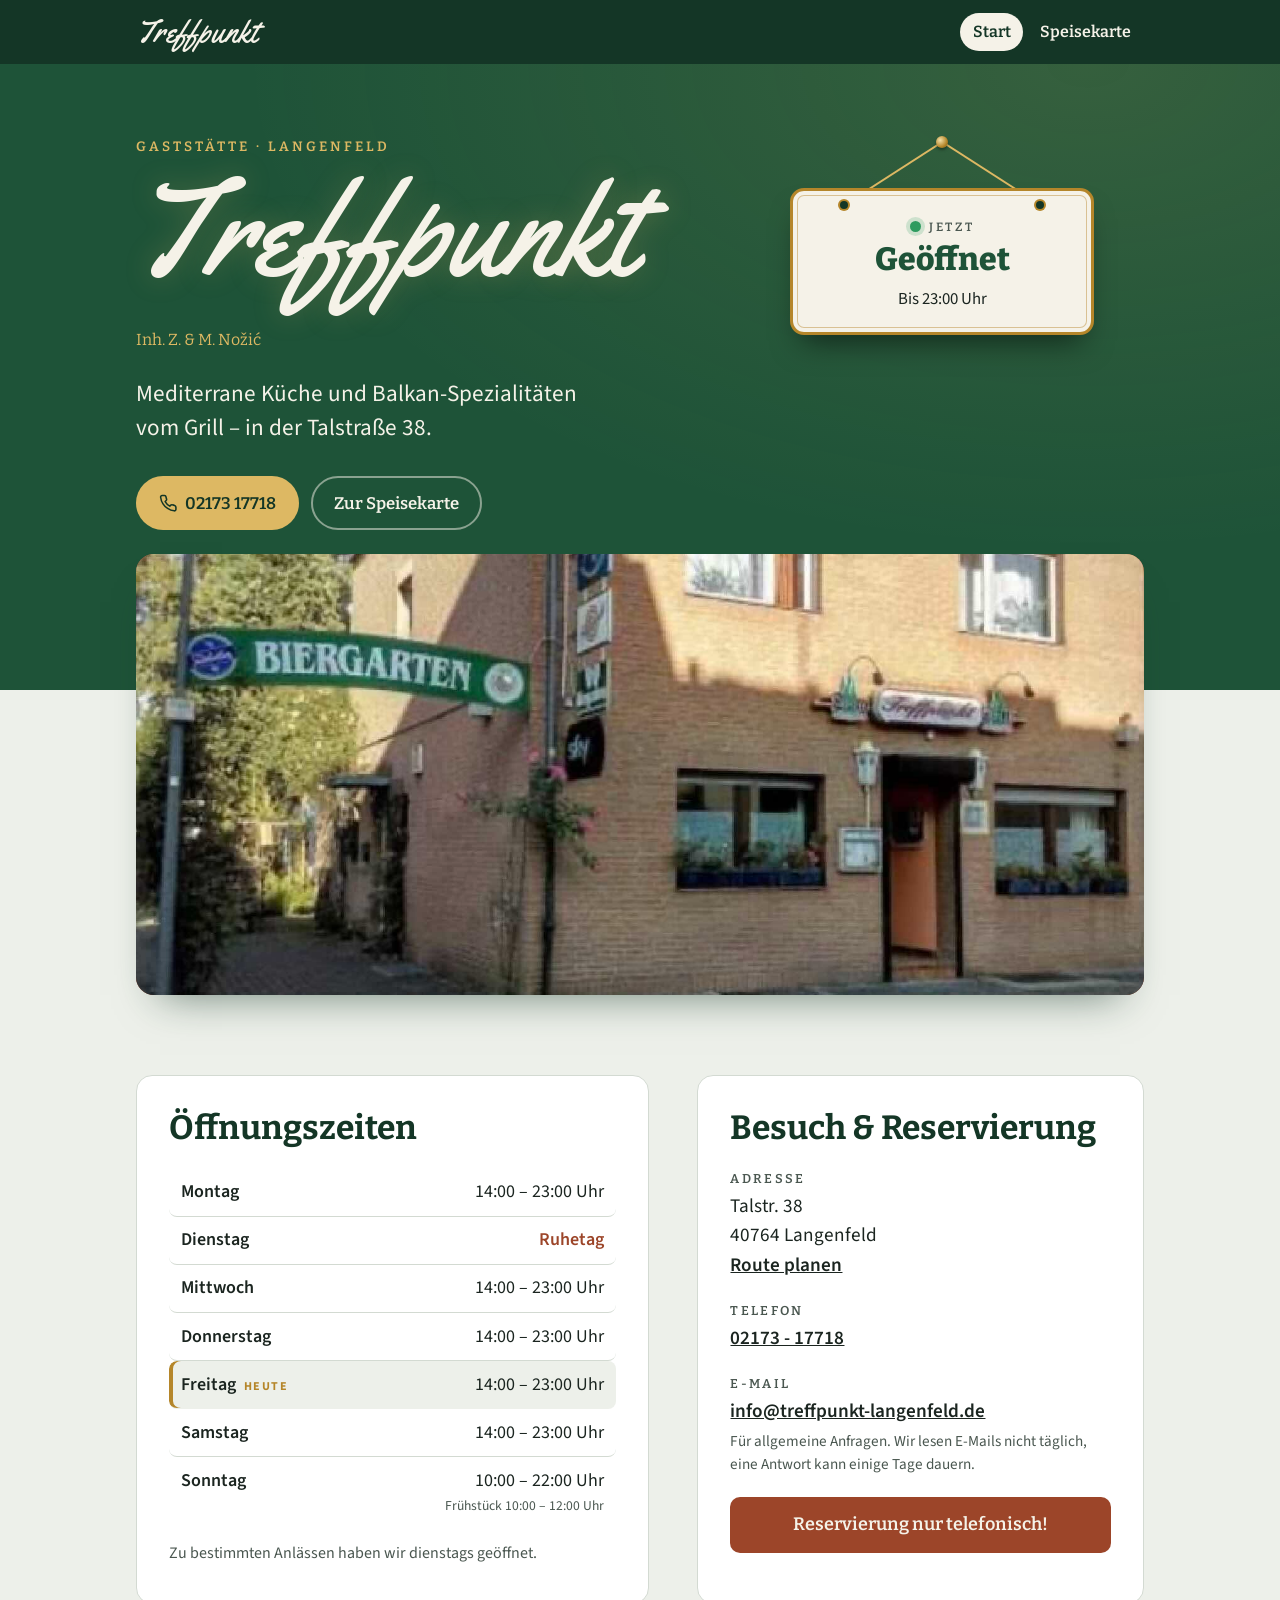
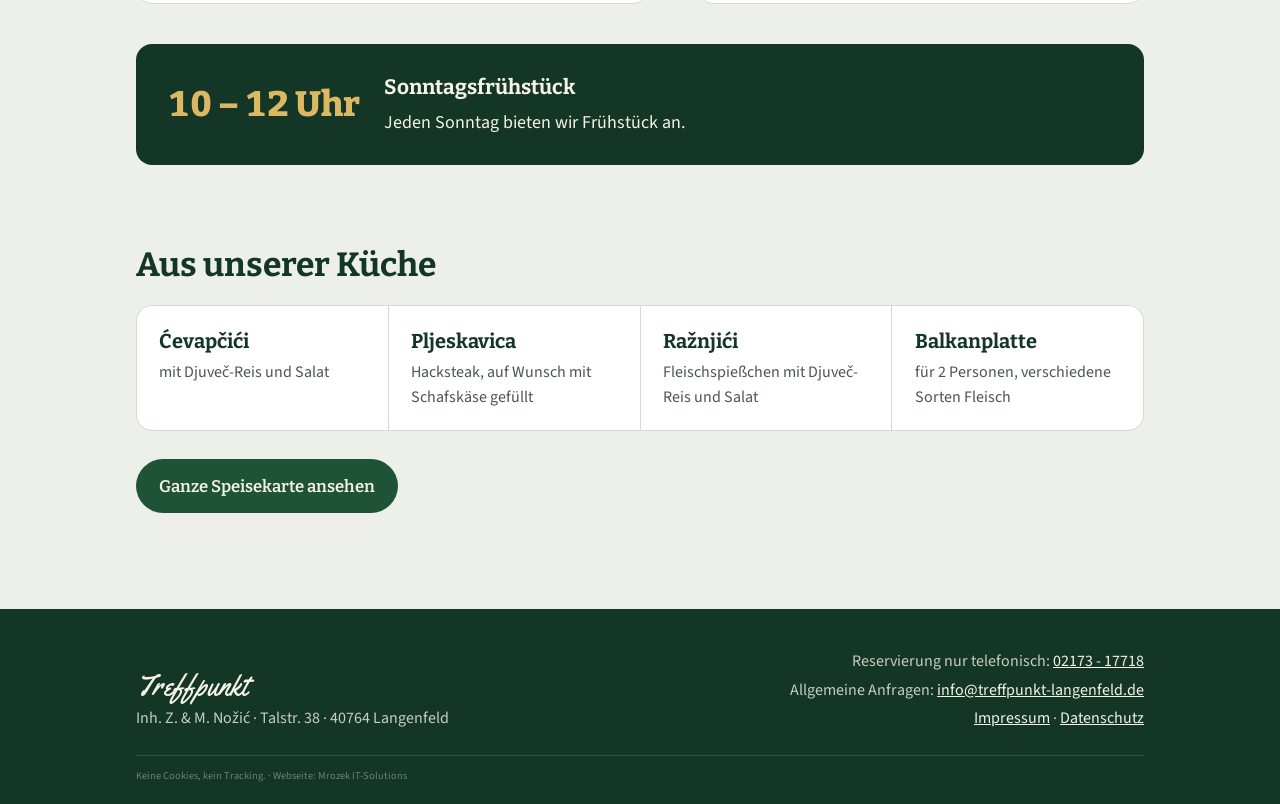
<file: index.html>
<!DOCTYPE html>
<html lang="de">
<head>
    <meta charset="UTF-8">
    <meta name="viewport" content="width=device-width, initial-scale=1.0">
    <title>Gaststätte Treffpunkt – Langenfeld</title>
    <meta name="description" content="Gaststätte Treffpunkt in Langenfeld: mediterrane Küche und Balkan-Spezialitäten vom Grill. Talstr. 38, Tel. 02173 17718. Dienstag Ruhetag.">
    <meta name="theme-color" content="#143626">
    <link rel="preload" href="fonts/yellowtail-latin.woff2" as="font" type="font/woff2" crossorigin>
    <link rel="stylesheet" href="styles.css">
</head>
<body>
    <header class="topbar">
        <div class="wrap">
            <a class="wordmark-small" href="index.html">Treffpunkt</a>
            <nav class="mainnav" aria-label="Hauptnavigation">
                <a href="index.html" aria-current="page">Start</a>
                <a href="speisekarte.html">Speisekarte</a>
            </nav>
        </div>
    </header>

    <main>
        <section class="hero">
            <div class="wrap">
                <div>
                    <p class="eyebrow">Gaststätte · Langenfeld</p>
                    <h1 class="wordmark">Treffpunkt</h1>
                    <p class="owners">Inh. Z. &amp; M. Nožić</p>
                    <p class="lead">Mediterrane Küche und Balkan-Spezialitäten vom Grill – in der Talstraße 38.</p>
                    <div class="actions">
                        <a class="btn btn-primary" href="tel:+49217317718">
                            <svg viewBox="0 0 24 24" fill="none" stroke="currentColor" stroke-width="2" stroke-linecap="round" stroke-linejoin="round" aria-hidden="true"><path d="M22 16.9v3a2 2 0 0 1-2.2 2 19.8 19.8 0 0 1-8.6-3.1 19.5 19.5 0 0 1-6-6A19.8 19.8 0 0 1 2.1 4.2 2 2 0 0 1 4.1 2h3a2 2 0 0 1 2 1.7c.1.9.4 1.8.7 2.7a2 2 0 0 1-.5 2.1L8 9.8a16 16 0 0 0 6 6l1.3-1.3a2 2 0 0 1 2.1-.4c.9.3 1.8.6 2.7.7a2 2 0 0 1 1.7 2z"/></svg>
                            02173 17718
                        </a>
                        <a class="btn btn-ghost" href="speisekarte.html">Zur Speisekarte</a>
                    </div>
                </div>

                <div class="doorsign" id="doorsign" aria-live="polite">
                    <svg class="doorsign-cord" viewBox="0 0 100 60" preserveAspectRatio="none" aria-hidden="true">
                        <line x1="50" y1="0" x2="2" y2="60" vector-effect="non-scaling-stroke"/>
                        <line x1="50" y1="0" x2="98" y2="60" vector-effect="non-scaling-stroke"/>
                    </svg>
                    <div class="doorsign-board">
                        <p class="doorsign-label" id="doorsign-label">Öffnungszeiten</p>
                        <p class="doorsign-status" id="doorsign-status">Willkommen</p>
                        <p class="doorsign-detail" id="doorsign-detail">Täglich außer dienstags geöffnet</p>
                    </div>
                </div>
            </div>
        </section>

        <div class="photo">
            <div class="wrap">
                <figure>
                    <img src="bilder/kneipe_aussen.jpg" width="1608" height="894" alt="Die Gaststätte Treffpunkt von außen: Klinkerfassade mit Leuchtschild über der Tür, links das grüne Biergarten-Banner">
                </figure>
            </div>
        </div>

        <section class="section">
            <div class="wrap grid-2">
                <div class="card">
                    <h2 class="section-title">Öffnungszeiten</h2>
                    <ul class="hours" id="hours">
                        <li data-day="1"><span class="day">Montag</span><span class="time">14:00 – 23:00 Uhr</span></li>
                        <li data-day="2" class="rest"><span class="day">Dienstag</span><span class="time">Ruhetag</span></li>
                        <li data-day="3"><span class="day">Mittwoch</span><span class="time">14:00 – 23:00 Uhr</span></li>
                        <li data-day="4"><span class="day">Donnerstag</span><span class="time">14:00 – 23:00 Uhr</span></li>
                        <li data-day="5"><span class="day">Freitag</span><span class="time">14:00 – 23:00 Uhr</span></li>
                        <li data-day="6"><span class="day">Samstag</span><span class="time">14:00 – 23:00 Uhr</span></li>
                        <li data-day="0"><span class="day">Sonntag</span><span class="time">10:00 – 22:00 Uhr<small>Frühstück 10:00 – 12:00 Uhr</small></span></li>
                    </ul>
                    <p class="note">Zu bestimmten Anlässen haben wir dienstags geöffnet.</p>
                </div>

                <div class="card visit">
                    <h2 class="section-title">Besuch &amp; Reservierung</h2>
                    <dl>
                        <dt>Adresse</dt>
                        <dd>Talstr. 38<br>40764 Langenfeld<br><a href="https://www.google.com/maps/search/?api=1&amp;query=Gastst%C3%A4tte+Treffpunkt+Talstr.+38+40764+Langenfeld" target="_blank" rel="noopener noreferrer">Route planen</a></dd>
                        <dt>Telefon</dt>
                        <dd><a href="tel:+49217317718">02173 - 17718</a></dd>
                        <dt>E-Mail</dt>
                        <dd><a href="mailto:info@treffpunkt-langenfeld.de">info@treffpunkt-langenfeld.de</a><span class="dd-note">Für allgemeine Anfragen. Wir lesen E-Mails nicht täglich, eine Antwort kann einige Tage dauern.</span></dd>
                    </dl>
                    <p class="reserve">Reservierung nur telefonisch!</p>
                </div>
            </div>

            <div class="wrap">
                <div class="breakfast">
                    <p class="breakfast-time">10 – 12 Uhr</p>
                    <h3>Sonntagsfrühstück</h3>
                    <p>Jeden Sonntag bieten wir Frühstück an.</p>
                </div>
            </div>
        </section>

        <section class="section">
            <div class="wrap">
                <h2 class="section-title">Aus unserer Küche</h2>
                <ul class="dishes">
                    <li><h3>Ćevapčići</h3><p>mit Djuveč-Reis und Salat</p></li>
                    <li><h3>Pljeskavica</h3><p>Hacksteak, auf Wunsch mit Schafskäse gefüllt</p></li>
                    <li><h3>Ražnjići</h3><p>Fleischspießchen mit Djuveč-Reis und Salat</p></li>
                    <li><h3>Balkanplatte</h3><p>für 2 Personen, verschiedene Sorten Fleisch</p></li>
                </ul>
                <a class="btn btn-dark" href="speisekarte.html">Ganze Speisekarte ansehen</a>
            </div>
        </section>
    </main>

    <footer class="site-footer">
        <div class="wrap">
            <div>
                <a class="wordmark-small" href="index.html">Treffpunkt</a>
                <p>Inh. Z. &amp; M. Nožić · Talstr. 38 · 40764 Langenfeld</p>
            </div>
            <div class="footer-links">
                <p>Reservierung nur telefonisch: <a href="tel:+49217317718">02173 - 17718</a></p>
                <p>Allgemeine Anfragen: <a href="mailto:info@treffpunkt-langenfeld.de">info@treffpunkt-langenfeld.de</a></p>
                <p><a href="impressum.html">Impressum</a> · <a href="datenschutz.html">Datenschutz</a></p>
            </div>
            <p class="credit">Keine Cookies, kein Tracking. · Webseite: <a href="https://mrozek-it-solutions.com" target="_blank" rel="noopener noreferrer">Mrozek IT-Solutions</a></p>
        </div>
    </footer>

    <script src="oeffnungszeiten.js"></script>
</body>
</html>
</file>
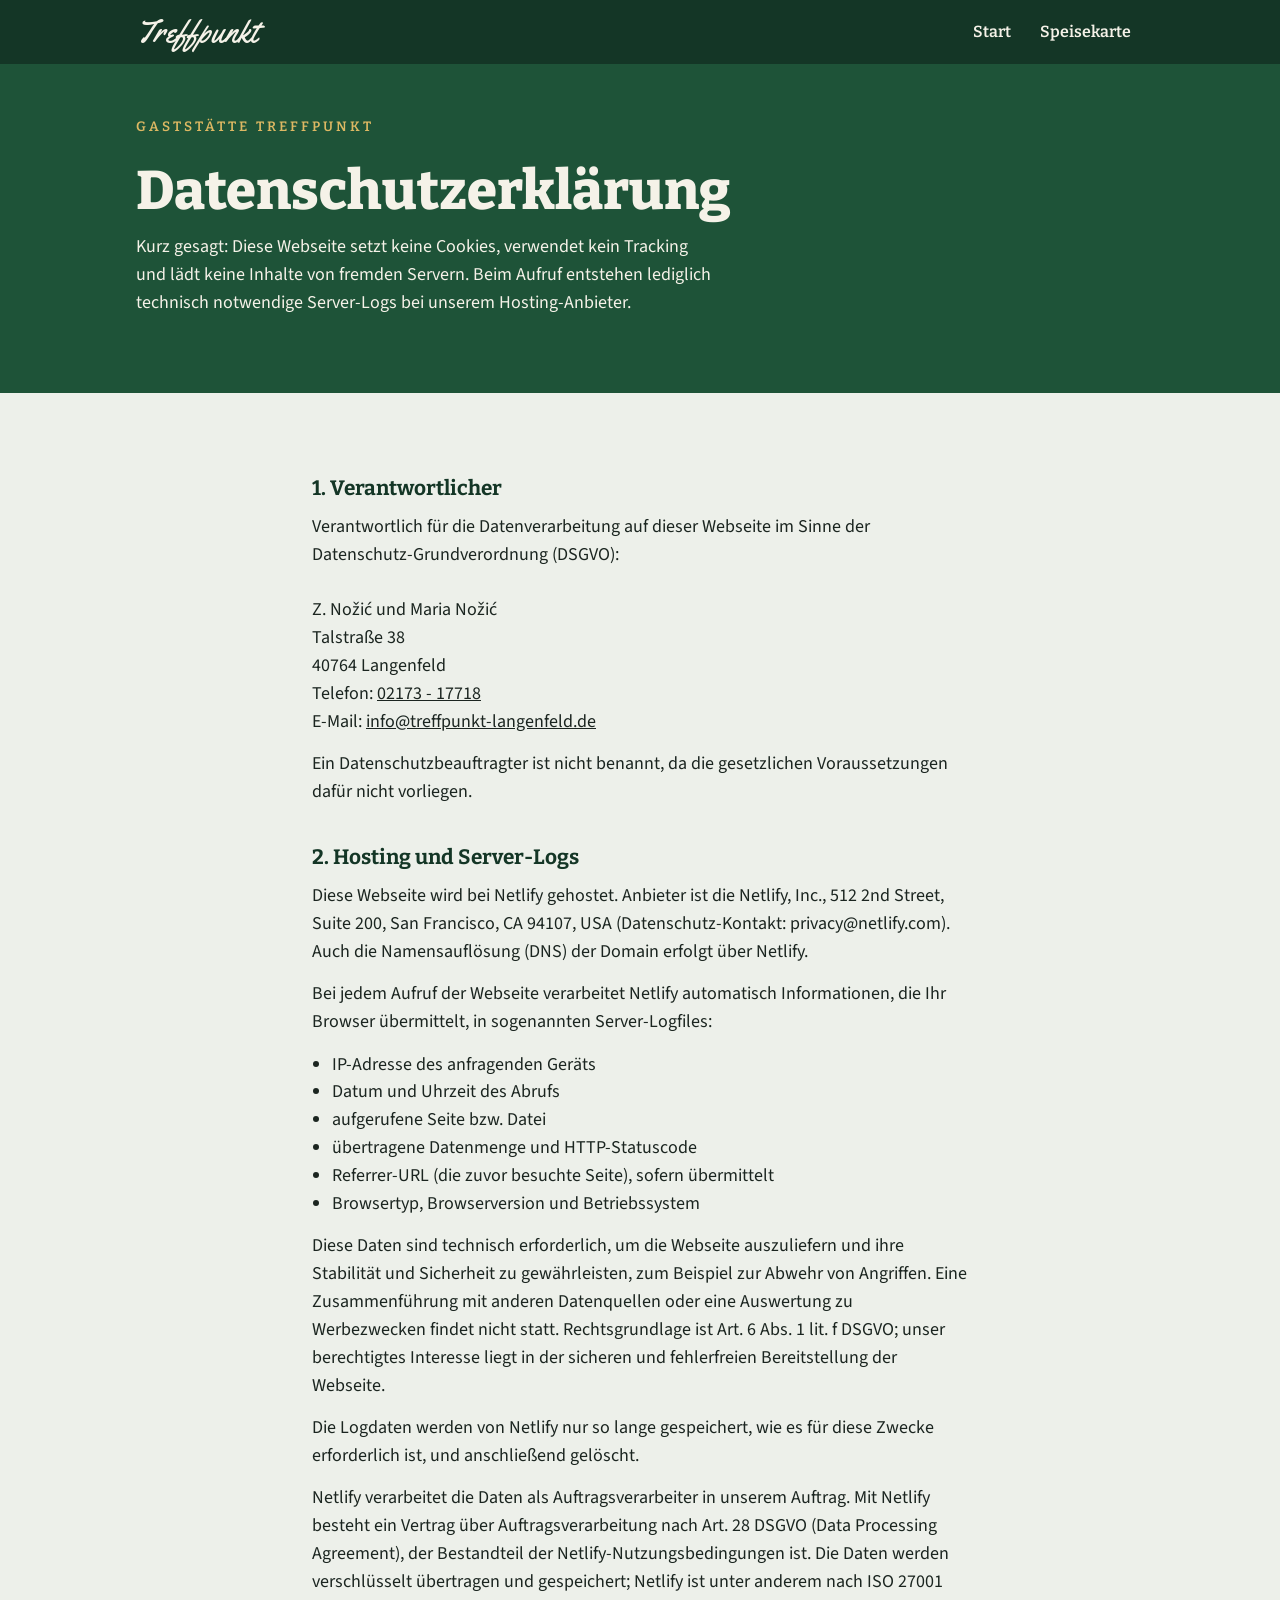
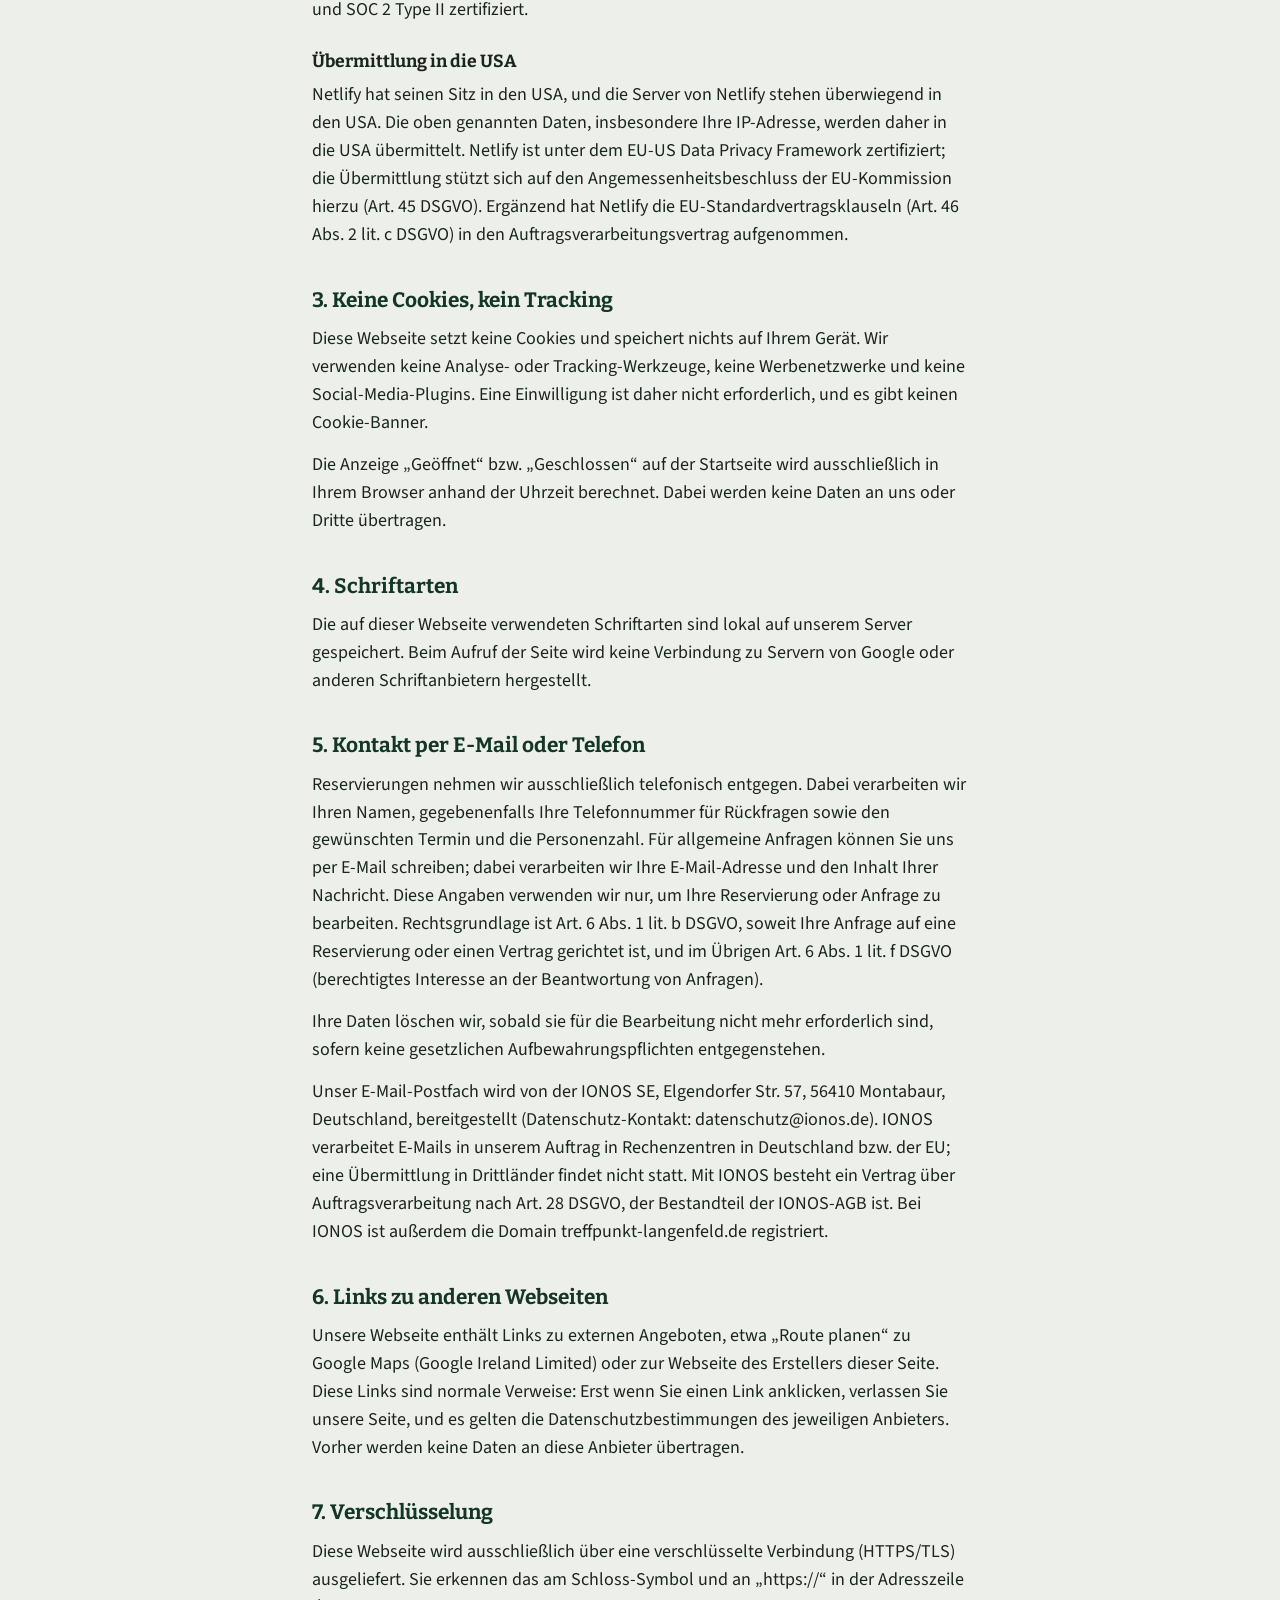
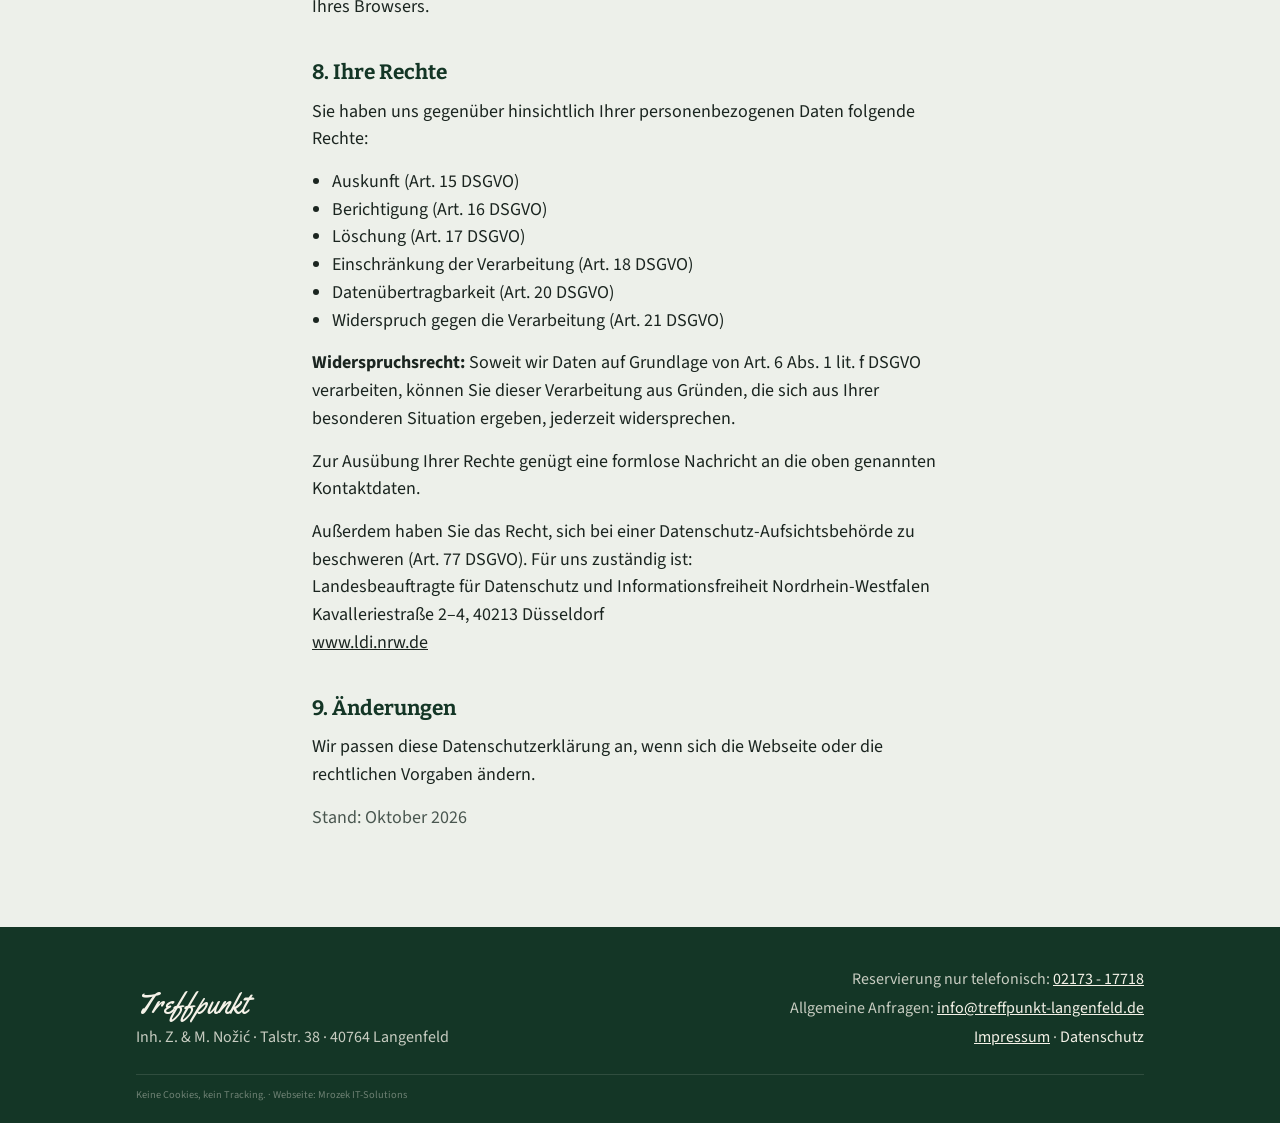
<file: datenschutz.html>
<!DOCTYPE html>
<html lang="de">
<head>
    <meta charset="UTF-8">
    <meta name="viewport" content="width=device-width, initial-scale=1.0">
    <title>Datenschutzerklärung – Gaststätte Treffpunkt</title>
    <meta name="robots" content="noindex, follow">
    <meta name="theme-color" content="#143626">
    <link rel="stylesheet" href="styles.css">
</head>
<body>
    <header class="topbar">
        <div class="wrap">
            <a class="wordmark-small" href="index.html">Treffpunkt</a>
            <nav class="mainnav" aria-label="Hauptnavigation">
                <a href="index.html">Start</a>
                <a href="speisekarte.html">Speisekarte</a>
            </nav>
        </div>
    </header>

    <main>
        <section class="page-head">
            <div class="wrap">
                <p class="eyebrow">Gaststätte Treffpunkt</p>
                <h1>Datenschutzerklärung</h1>
                <p>Kurz gesagt: Diese Webseite setzt keine Cookies, verwendet kein Tracking und lädt keine Inhalte von fremden Servern. Beim Aufruf entstehen lediglich technisch notwendige Server-Logs bei unserem Hosting-Anbieter.</p>
            </div>
        </section>

        <section class="section">
            <div class="wrap legal">
                <h2>1. Verantwortlicher</h2>
                <p>
                    Verantwortlich für die Datenverarbeitung auf dieser Webseite im Sinne der Datenschutz-Grundverordnung (DSGVO):<br><br>
                    Z. Nožić und Maria Nožić<br>
                    Talstraße 38<br>
                    40764 Langenfeld<br>
                    Telefon: <a href="tel:+49217317718">02173 - 17718</a><br>
                    E-Mail: <a href="mailto:info@treffpunkt-langenfeld.de">info@treffpunkt-langenfeld.de</a>
                </p>
                <p>Ein Datenschutzbeauftragter ist nicht benannt, da die gesetzlichen Voraussetzungen dafür nicht vorliegen.</p>

                <h2>2. Hosting und Server-Logs</h2>
                <p>Diese Webseite wird bei Netlify gehostet. Anbieter ist die Netlify, Inc., 512 2nd Street, Suite 200, San Francisco, CA 94107, USA (Datenschutz-Kontakt: privacy@netlify.com). Auch die Namensauflösung (DNS) der Domain erfolgt über Netlify.</p>
                <p>Bei jedem Aufruf der Webseite verarbeitet Netlify automatisch Informationen, die Ihr Browser übermittelt, in sogenannten Server-Logfiles:</p>
                <ul>
                    <li>IP-Adresse des anfragenden Geräts</li>
                    <li>Datum und Uhrzeit des Abrufs</li>
                    <li>aufgerufene Seite bzw. Datei</li>
                    <li>übertragene Datenmenge und HTTP-Statuscode</li>
                    <li>Referrer-URL (die zuvor besuchte Seite), sofern übermittelt</li>
                    <li>Browsertyp, Browserversion und Betriebssystem</li>
                </ul>
                <p>Diese Daten sind technisch erforderlich, um die Webseite auszuliefern und ihre Stabilität und Sicherheit zu gewährleisten, zum Beispiel zur Abwehr von Angriffen. Eine Zusammenführung mit anderen Datenquellen oder eine Auswertung zu Werbezwecken findet nicht statt. Rechtsgrundlage ist Art. 6 Abs. 1 lit. f DSGVO; unser berechtigtes Interesse liegt in der sicheren und fehlerfreien Bereitstellung der Webseite.</p>
                <p>Die Logdaten werden von Netlify nur so lange gespeichert, wie es für diese Zwecke erforderlich ist, und anschließend gelöscht.</p>
                <p>Netlify verarbeitet die Daten als Auftragsverarbeiter in unserem Auftrag. Mit Netlify besteht ein Vertrag über Auftragsverarbeitung nach Art. 28 DSGVO (Data Processing Agreement), der Bestandteil der Netlify-Nutzungsbedingungen ist. Die Daten werden verschlüsselt übertragen und gespeichert; Netlify ist unter anderem nach ISO 27001 und SOC 2 Type II zertifiziert.</p>

                <h3>Übermittlung in die USA</h3>
                <p>Netlify hat seinen Sitz in den USA, und die Server von Netlify stehen überwiegend in den USA. Die oben genannten Daten, insbesondere Ihre IP-Adresse, werden daher in die USA übermittelt. Netlify ist unter dem EU-US Data Privacy Framework zertifiziert; die Übermittlung stützt sich auf den Angemessenheitsbeschluss der EU-Kommission hierzu (Art. 45 DSGVO). Ergänzend hat Netlify die EU-Standardvertragsklauseln (Art. 46 Abs. 2 lit. c DSGVO) in den Auftragsverarbeitungsvertrag aufgenommen.</p>

                <h2>3. Keine Cookies, kein Tracking</h2>
                <p>Diese Webseite setzt keine Cookies und speichert nichts auf Ihrem Gerät. Wir verwenden keine Analyse- oder Tracking-Werkzeuge, keine Werbenetzwerke und keine Social-Media-Plugins. Eine Einwilligung ist daher nicht erforderlich, und es gibt keinen Cookie-Banner.</p>
                <p>Die Anzeige „Geöffnet“ bzw. „Geschlossen“ auf der Startseite wird ausschließlich in Ihrem Browser anhand der Uhrzeit berechnet. Dabei werden keine Daten an uns oder Dritte übertragen.</p>

                <h2>4. Schriftarten</h2>
                <p>Die auf dieser Webseite verwendeten Schriftarten sind lokal auf unserem Server gespeichert. Beim Aufruf der Seite wird keine Verbindung zu Servern von Google oder anderen Schriftanbietern hergestellt.</p>

                <h2>5. Kontakt per E-Mail oder Telefon</h2>
                <p>Reservierungen nehmen wir ausschließlich telefonisch entgegen. Dabei verarbeiten wir Ihren Namen, gegebenenfalls Ihre Telefonnummer für Rückfragen sowie den gewünschten Termin und die Personenzahl. Für allgemeine Anfragen können Sie uns per E-Mail schreiben; dabei verarbeiten wir Ihre E-Mail-Adresse und den Inhalt Ihrer Nachricht. Diese Angaben verwenden wir nur, um Ihre Reservierung oder Anfrage zu bearbeiten. Rechtsgrundlage ist Art. 6 Abs. 1 lit. b DSGVO, soweit Ihre Anfrage auf eine Reservierung oder einen Vertrag gerichtet ist, und im Übrigen Art. 6 Abs. 1 lit. f DSGVO (berechtigtes Interesse an der Beantwortung von Anfragen).</p>
                <p>Ihre Daten löschen wir, sobald sie für die Bearbeitung nicht mehr erforderlich sind, sofern keine gesetzlichen Aufbewahrungspflichten entgegenstehen.</p>
                <p>Unser E-Mail-Postfach wird von der IONOS SE, Elgendorfer Str. 57, 56410 Montabaur, Deutschland, bereitgestellt (Datenschutz-Kontakt: datenschutz@ionos.de). IONOS verarbeitet E-Mails in unserem Auftrag in Rechenzentren in Deutschland bzw. der EU; eine Übermittlung in Drittländer findet nicht statt. Mit IONOS besteht ein Vertrag über Auftragsverarbeitung nach Art. 28 DSGVO, der Bestandteil der IONOS-AGB ist. Bei IONOS ist außerdem die Domain treffpunkt-langenfeld.de registriert.</p>

                <h2>6. Links zu anderen Webseiten</h2>
                <p>Unsere Webseite enthält Links zu externen Angeboten, etwa „Route planen“ zu Google Maps (Google Ireland Limited) oder zur Webseite des Erstellers dieser Seite. Diese Links sind normale Verweise: Erst wenn Sie einen Link anklicken, verlassen Sie unsere Seite, und es gelten die Datenschutzbestimmungen des jeweiligen Anbieters. Vorher werden keine Daten an diese Anbieter übertragen.</p>

                <h2>7. Verschlüsselung</h2>
                <p>Diese Webseite wird ausschließlich über eine verschlüsselte Verbindung (HTTPS/TLS) ausgeliefert. Sie erkennen das am Schloss-Symbol und an „https://“ in der Adresszeile Ihres Browsers.</p>

                <h2>8. Ihre Rechte</h2>
                <p>Sie haben uns gegenüber hinsichtlich Ihrer personenbezogenen Daten folgende Rechte:</p>
                <ul>
                    <li>Auskunft (Art. 15 DSGVO)</li>
                    <li>Berichtigung (Art. 16 DSGVO)</li>
                    <li>Löschung (Art. 17 DSGVO)</li>
                    <li>Einschränkung der Verarbeitung (Art. 18 DSGVO)</li>
                    <li>Datenübertragbarkeit (Art. 20 DSGVO)</li>
                    <li>Widerspruch gegen die Verarbeitung (Art. 21 DSGVO)</li>
                </ul>
                <p><strong>Widerspruchsrecht:</strong> Soweit wir Daten auf Grundlage von Art. 6 Abs. 1 lit. f DSGVO verarbeiten, können Sie dieser Verarbeitung aus Gründen, die sich aus Ihrer besonderen Situation ergeben, jederzeit widersprechen.</p>
                <p>Zur Ausübung Ihrer Rechte genügt eine formlose Nachricht an die oben genannten Kontaktdaten.</p>
                <p>Außerdem haben Sie das Recht, sich bei einer Datenschutz-Aufsichtsbehörde zu beschweren (Art. 77 DSGVO). Für uns zuständig ist:<br>
                    Landesbeauftragte für Datenschutz und Informationsfreiheit Nordrhein-Westfalen<br>
                    Kavalleriestraße 2–4, 40213 Düsseldorf<br>
                    <a href="https://www.ldi.nrw.de" target="_blank" rel="noopener noreferrer">www.ldi.nrw.de</a>
                </p>

                <h2>9. Änderungen</h2>
                <p>Wir passen diese Datenschutzerklärung an, wenn sich die Webseite oder die rechtlichen Vorgaben ändern.</p>
                <p class="legal-date">Stand: Oktober 2026</p>
            </div>
        </section>
    </main>

    <footer class="site-footer">
        <div class="wrap">
            <div>
                <a class="wordmark-small" href="index.html">Treffpunkt</a>
                <p>Inh. Z. &amp; M. Nožić · Talstr. 38 · 40764 Langenfeld</p>
            </div>
            <div class="footer-links">
                <p>Reservierung nur telefonisch: <a href="tel:+49217317718">02173 - 17718</a></p>
                <p>Allgemeine Anfragen: <a href="mailto:info@treffpunkt-langenfeld.de">info@treffpunkt-langenfeld.de</a></p>
                <p><a href="impressum.html">Impressum</a> · <a href="datenschutz.html" aria-current="page">Datenschutz</a></p>
            </div>
            <p class="credit">Keine Cookies, kein Tracking. · Webseite: <a href="https://mrozek-it-solutions.com" target="_blank" rel="noopener noreferrer">Mrozek IT-Solutions</a></p>
        </div>
    </footer>
</body>
</html>
</file>
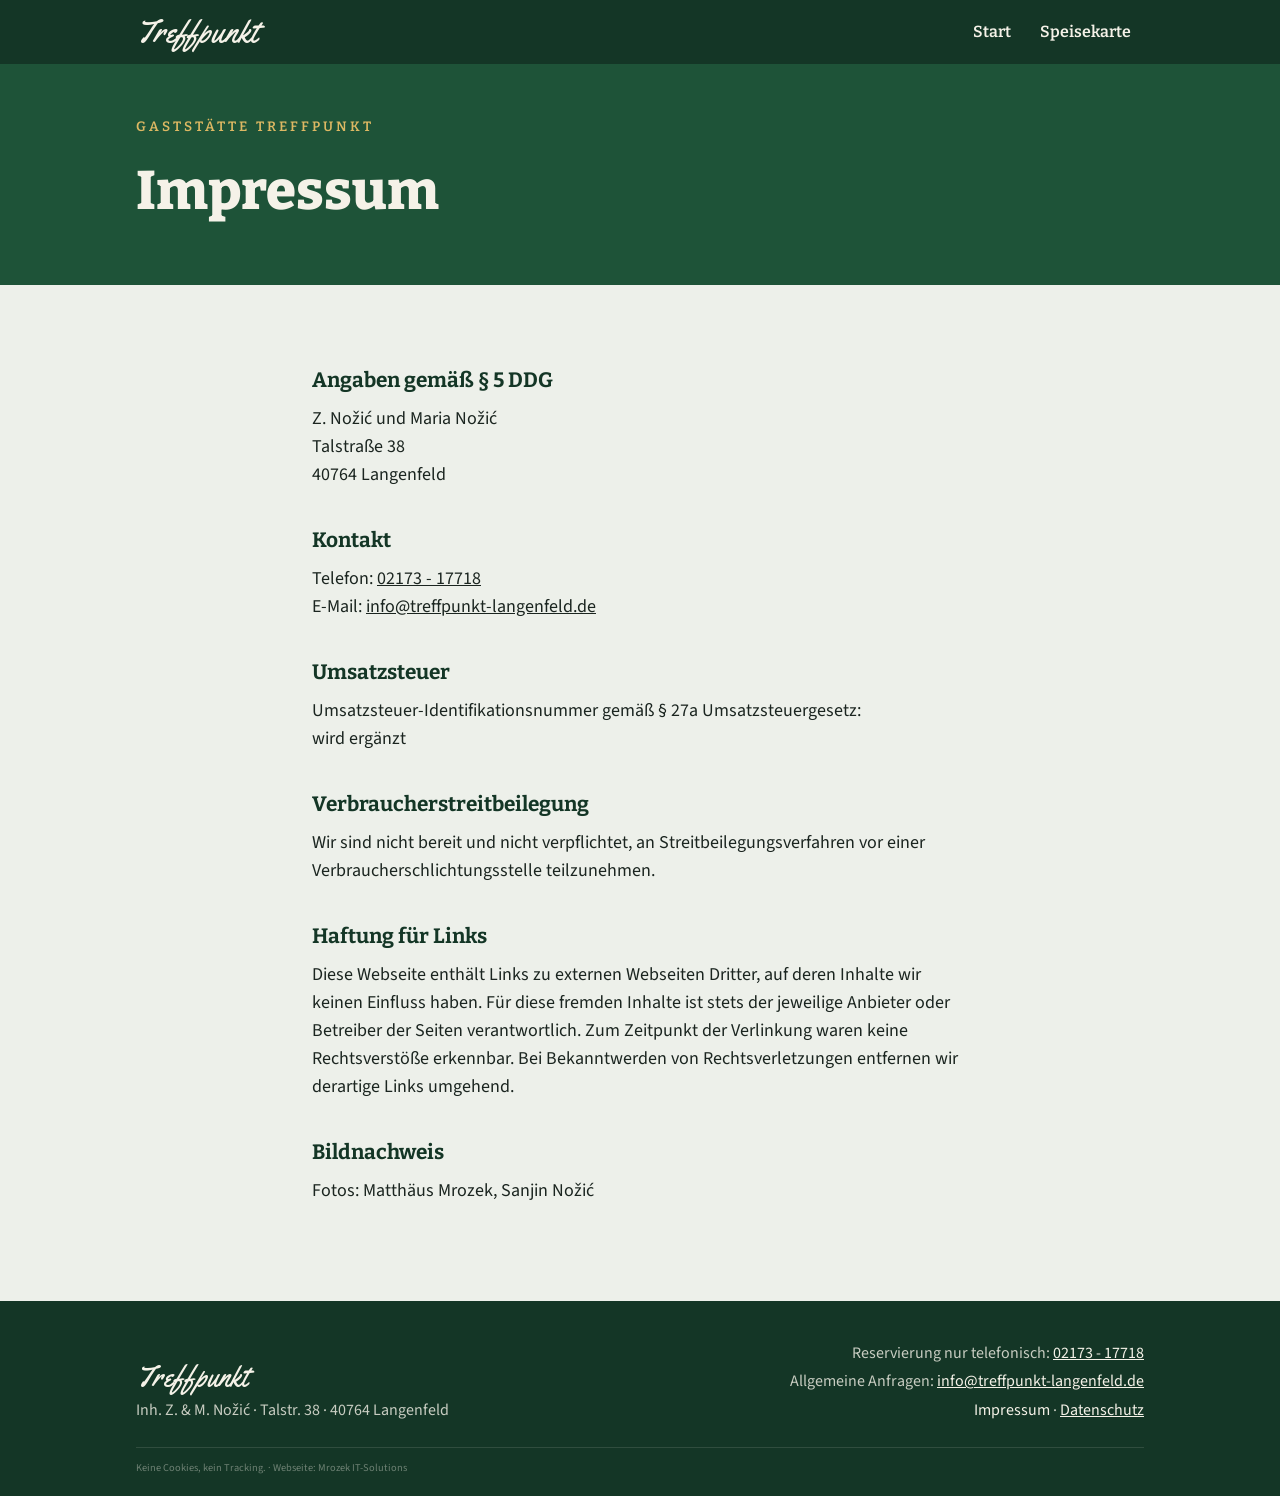
<file: impressum.html>
<!DOCTYPE html>
<html lang="de">
<head>
    <meta charset="UTF-8">
    <meta name="viewport" content="width=device-width, initial-scale=1.0">
    <title>Impressum – Gaststätte Treffpunkt</title>
    <meta name="robots" content="noindex, follow">
    <meta name="theme-color" content="#143626">
    <link rel="stylesheet" href="styles.css">
</head>
<body>
    <header class="topbar">
        <div class="wrap">
            <a class="wordmark-small" href="index.html">Treffpunkt</a>
            <nav class="mainnav" aria-label="Hauptnavigation">
                <a href="index.html">Start</a>
                <a href="speisekarte.html">Speisekarte</a>
            </nav>
        </div>
    </header>

    <main>
        <section class="page-head">
            <div class="wrap">
                <p class="eyebrow">Gaststätte Treffpunkt</p>
                <h1>Impressum</h1>
            </div>
        </section>

        <section class="section">
            <div class="wrap legal">
                <h2>Angaben gemäß § 5 DDG</h2>
                <p>
                    Z. Nožić und Maria Nožić<br>
                    Talstraße 38<br>
                    40764 Langenfeld
                </p>

                <h2>Kontakt</h2>
                <p>
                    Telefon: <a href="tel:+49217317718">02173 - 17718</a><br>
                    E-Mail: <a href="mailto:info@treffpunkt-langenfeld.de">info@treffpunkt-langenfeld.de</a>
                </p>

                <h2>Umsatzsteuer</h2>
                <p>
                    Umsatzsteuer-Identifikationsnummer gemäß § 27a Umsatzsteuergesetz:<br>
                    wird ergänzt
                </p>

                <h2>Verbraucherstreitbeilegung</h2>
                <p>Wir sind nicht bereit und nicht verpflichtet, an Streitbeilegungsverfahren vor einer Verbraucherschlichtungsstelle teilzunehmen.</p>

                <h2>Haftung für Links</h2>
                <p>Diese Webseite enthält Links zu externen Webseiten Dritter, auf deren Inhalte wir keinen Einfluss haben. Für diese fremden Inhalte ist stets der jeweilige Anbieter oder Betreiber der Seiten verantwortlich. Zum Zeitpunkt der Verlinkung waren keine Rechtsverstöße erkennbar. Bei Bekanntwerden von Rechtsverletzungen entfernen wir derartige Links umgehend.</p>

                <h2>Bildnachweis</h2>
                <p>Fotos: Matthäus Mrozek, Sanjin Nožić</p>
            </div>
        </section>
    </main>

    <footer class="site-footer">
        <div class="wrap">
            <div>
                <a class="wordmark-small" href="index.html">Treffpunkt</a>
                <p>Inh. Z. &amp; M. Nožić · Talstr. 38 · 40764 Langenfeld</p>
            </div>
            <div class="footer-links">
                <p>Reservierung nur telefonisch: <a href="tel:+49217317718">02173 - 17718</a></p>
                <p>Allgemeine Anfragen: <a href="mailto:info@treffpunkt-langenfeld.de">info@treffpunkt-langenfeld.de</a></p>
                <p><a href="impressum.html" aria-current="page">Impressum</a> · <a href="datenschutz.html">Datenschutz</a></p>
            </div>
            <p class="credit">Keine Cookies, kein Tracking. · Webseite: <a href="https://mrozek-it-solutions.com" target="_blank" rel="noopener noreferrer">Mrozek IT-Solutions</a></p>
        </div>
    </footer>
</body>
</html>
</file>
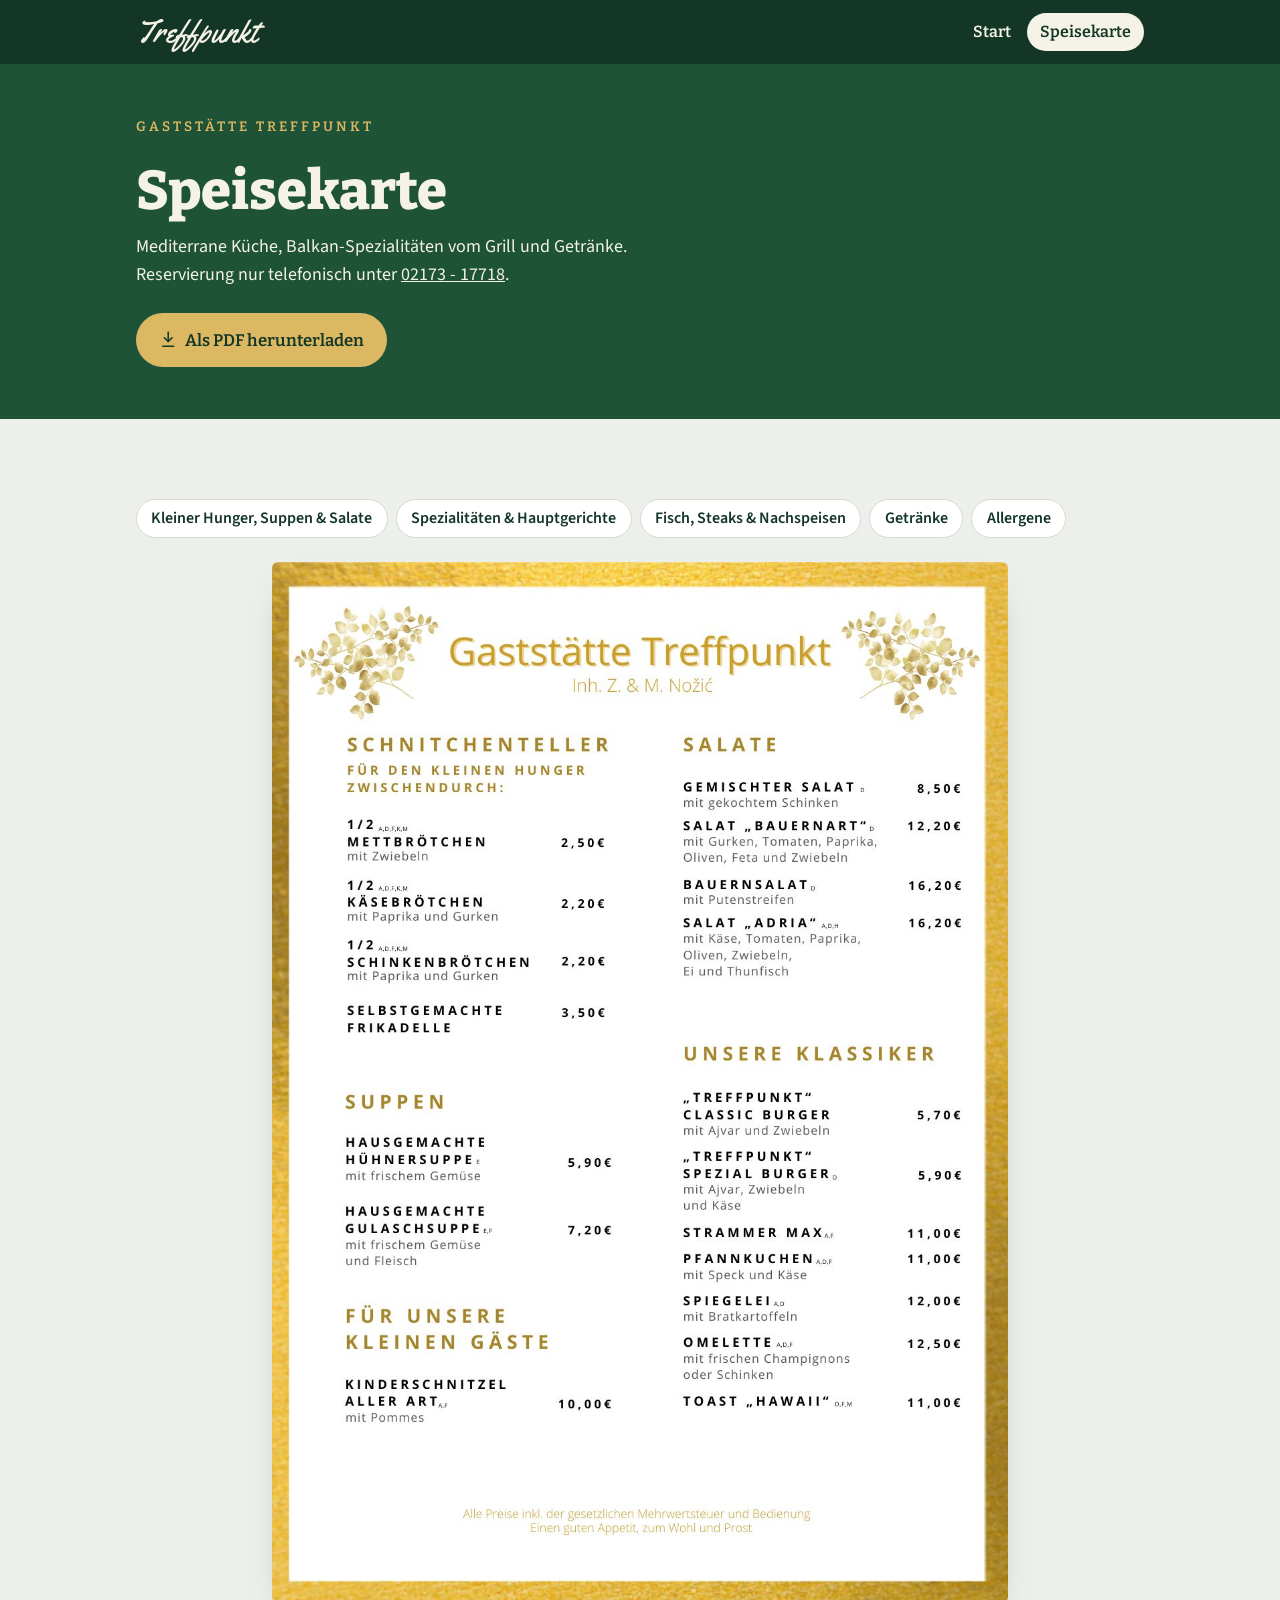
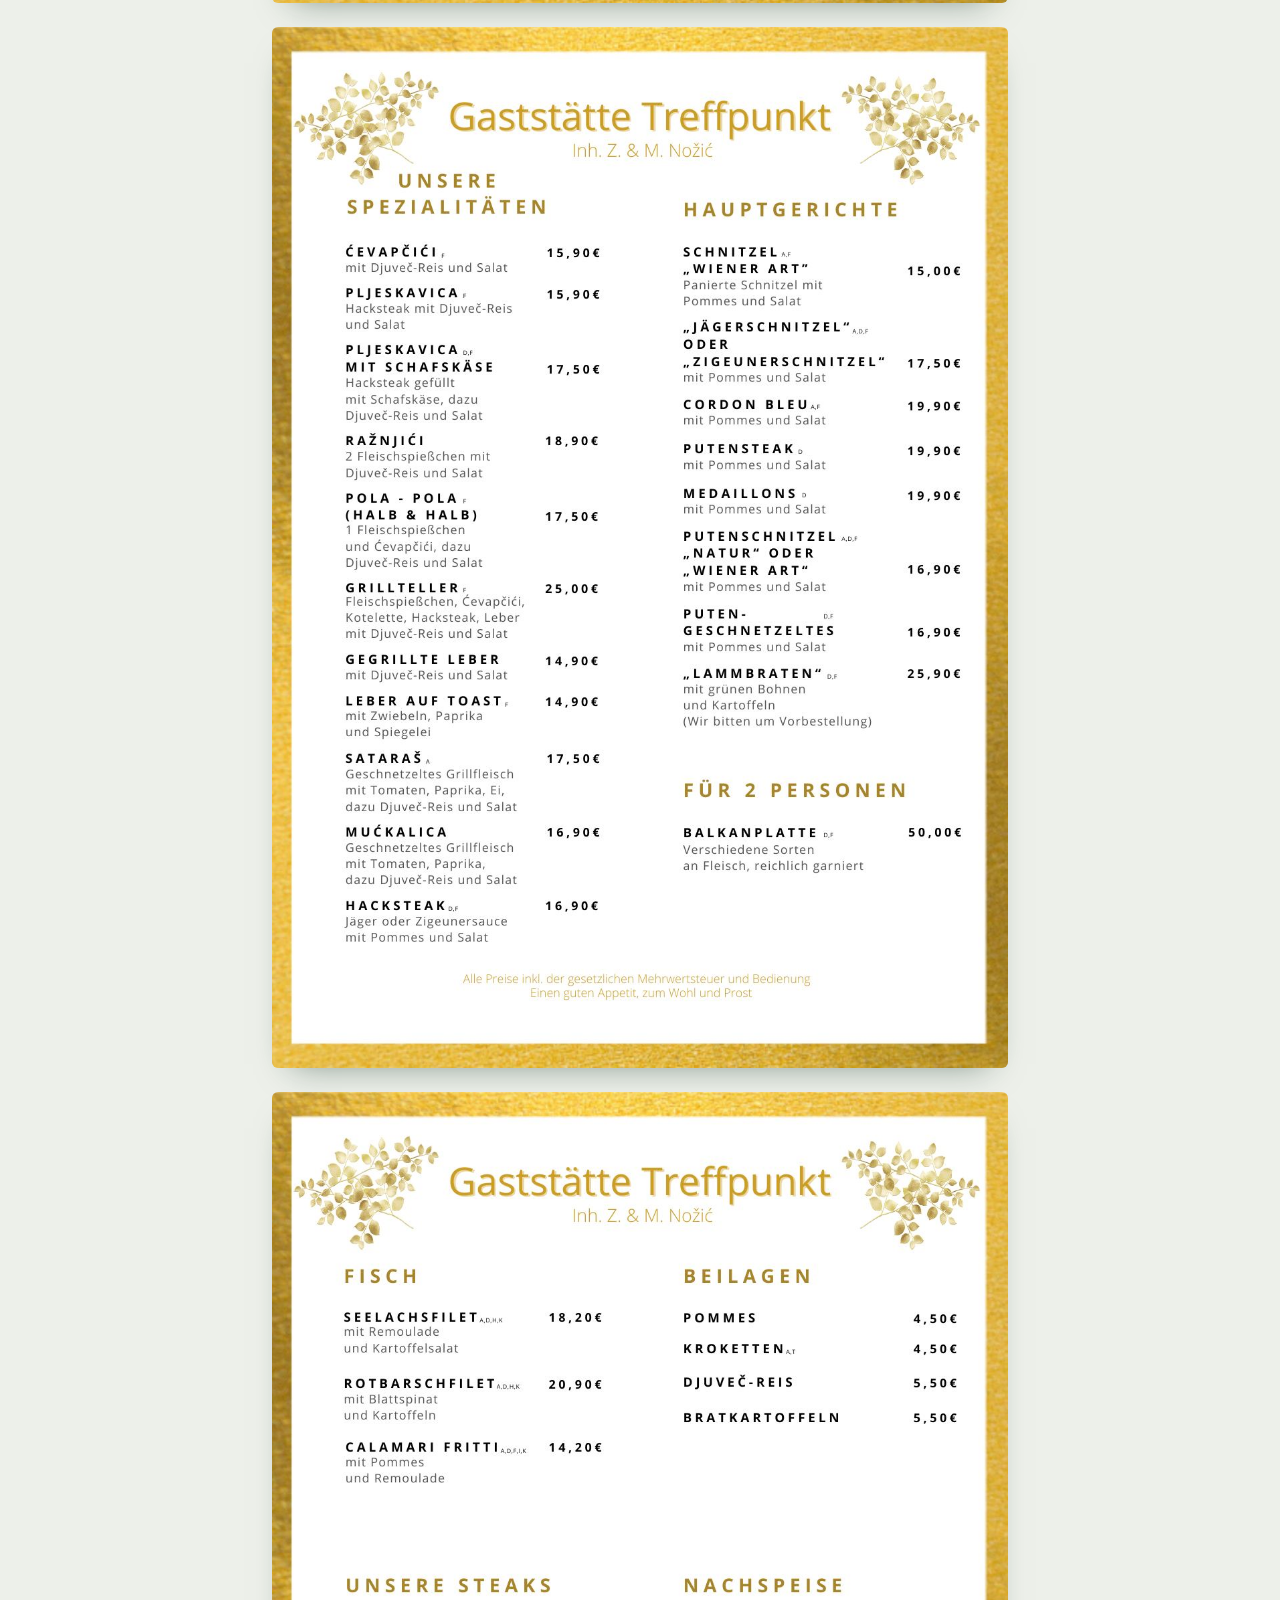
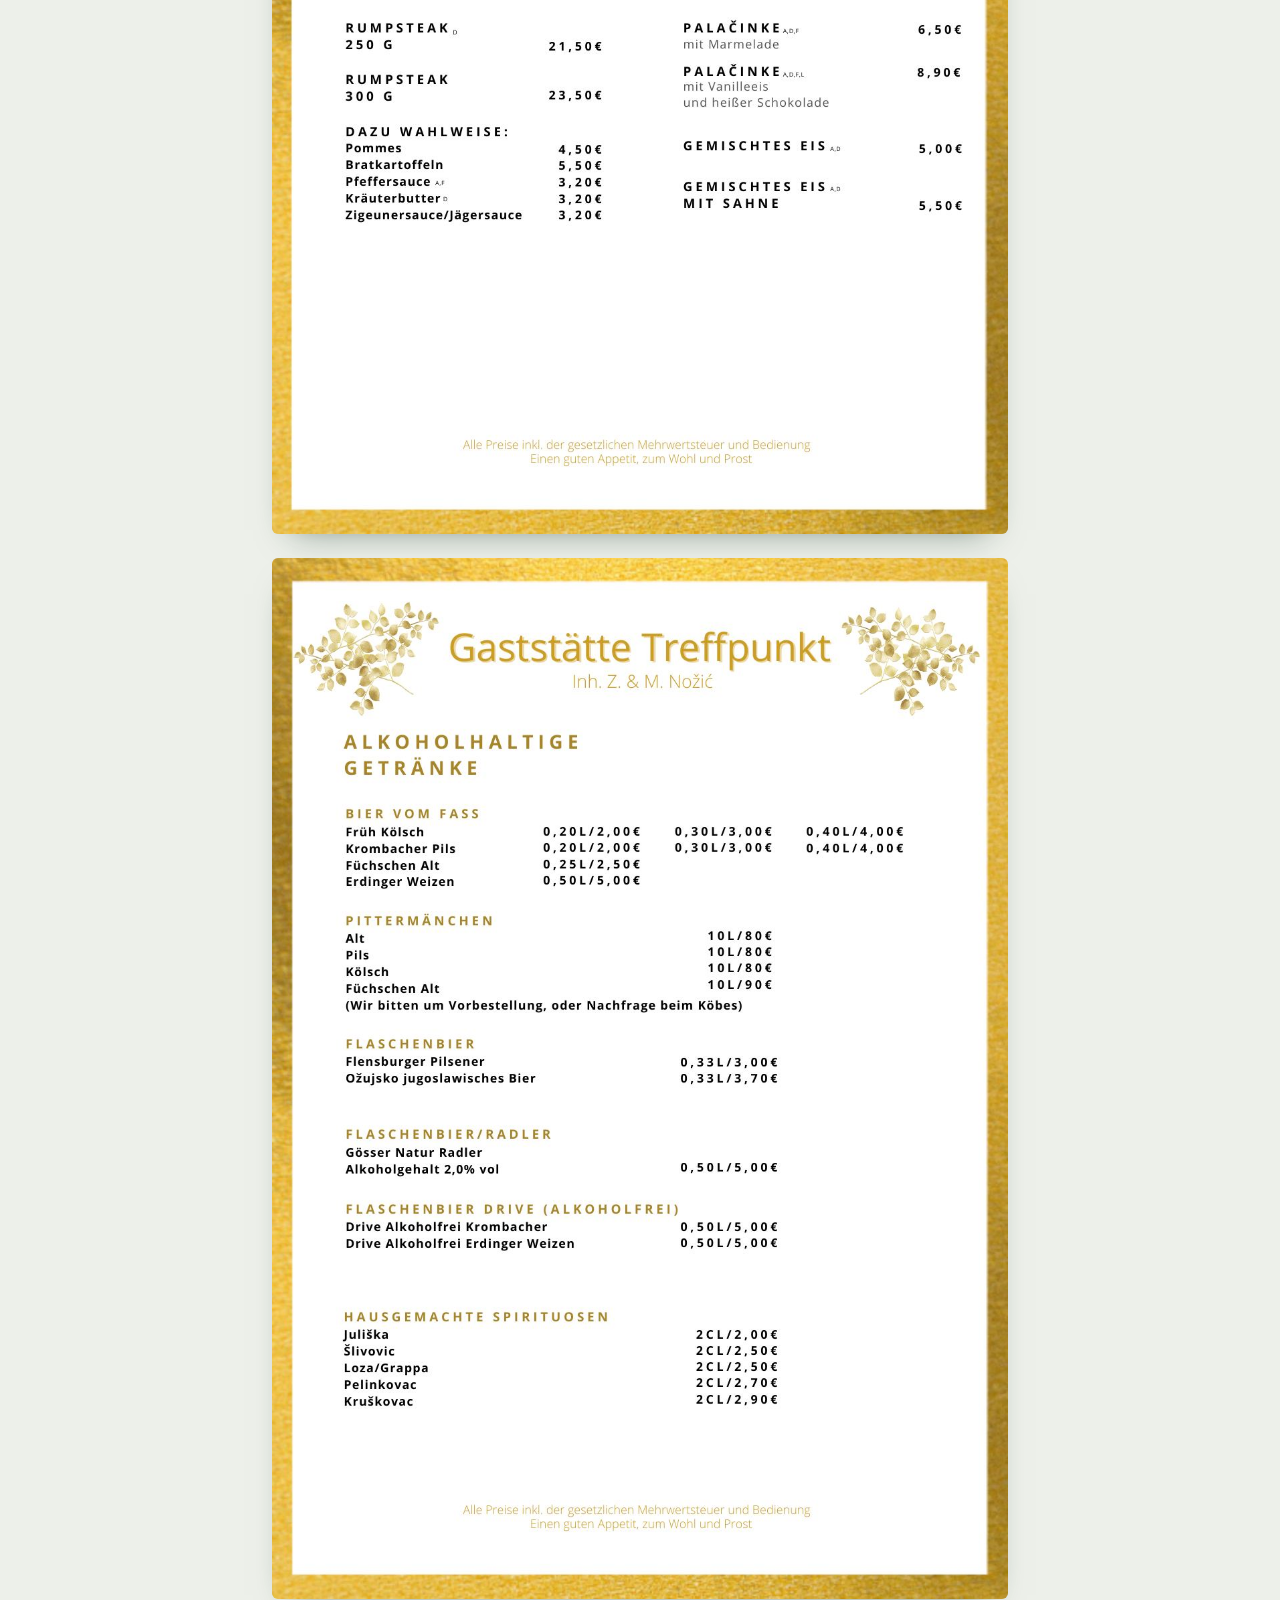
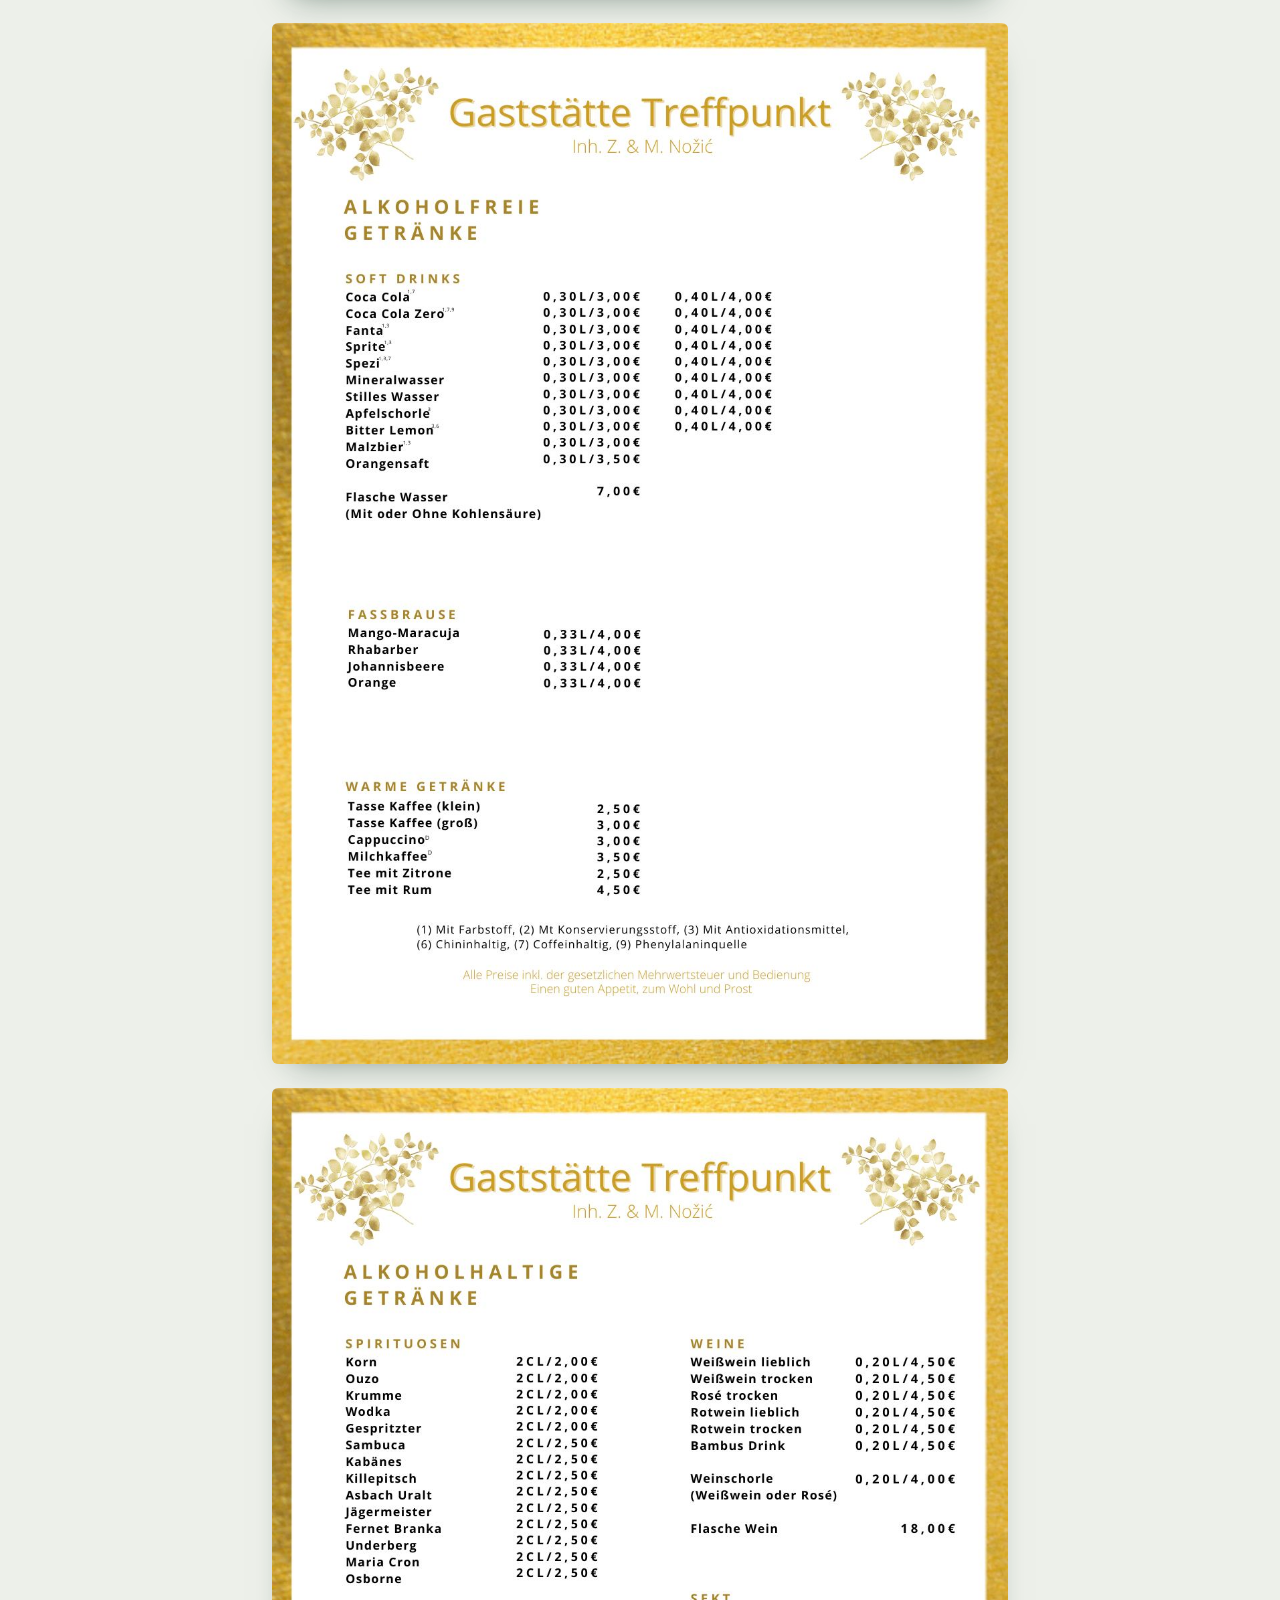
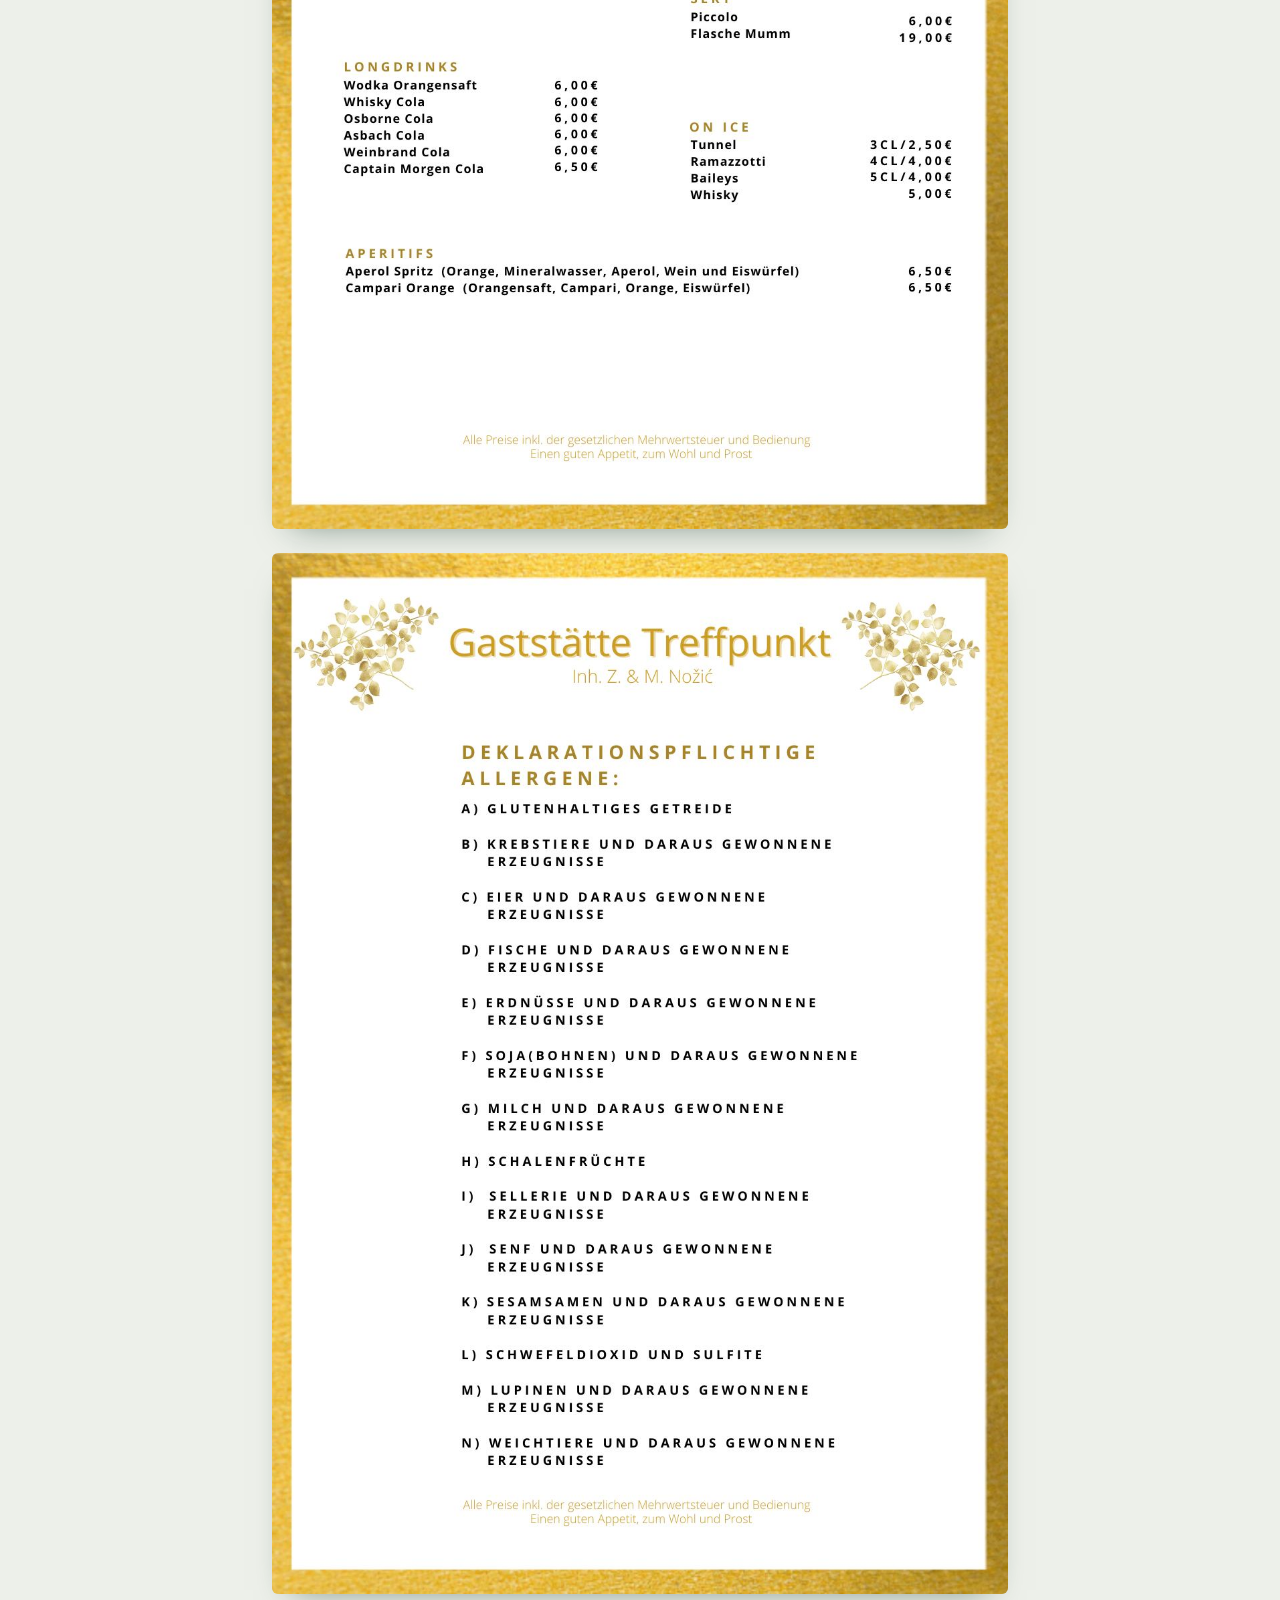
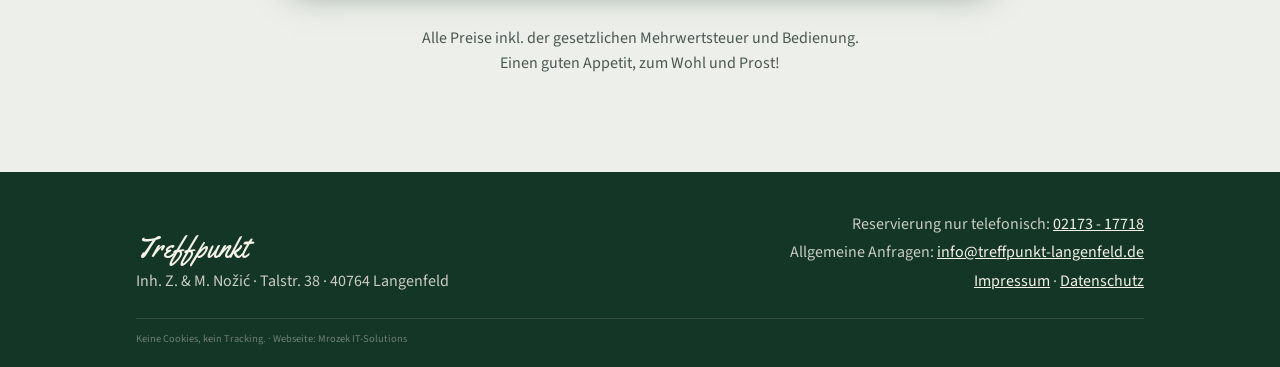
<file: speisekarte.html>
<!DOCTYPE html>
<html lang="de">
<head>
    <meta charset="UTF-8">
    <meta name="viewport" content="width=device-width, initial-scale=1.0">
    <title>Speisekarte – Gaststätte Treffpunkt</title>
    <meta name="description" content="Speisekarte der Gaststätte Treffpunkt in Langenfeld: Ćevapčići, Pljeskavica, Schnitzel, Fisch, Steaks und Getränke.">
    <meta name="theme-color" content="#143626">
    <link rel="stylesheet" href="styles.css">
</head>
<body>
    <header class="topbar">
        <div class="wrap">
            <a class="wordmark-small" href="index.html">Treffpunkt</a>
            <nav class="mainnav" aria-label="Hauptnavigation">
                <a href="index.html">Start</a>
                <a href="speisekarte.html" aria-current="page">Speisekarte</a>
            </nav>
        </div>
    </header>

    <main>
        <section class="page-head">
            <div class="wrap">
                <p class="eyebrow">Gaststätte Treffpunkt</p>
                <h1>Speisekarte</h1>
                <p>Mediterrane Küche, Balkan-Spezialitäten vom Grill und Getränke. Reservierung nur telefonisch unter <a href="tel:+49217317718">02173 - 17718</a>.</p>
                <a class="btn btn-primary" href="bilder/speisekarte_102026.pdf" download>
                    <svg viewBox="0 0 24 24" fill="none" stroke="currentColor" stroke-width="2" stroke-linecap="round" stroke-linejoin="round" aria-hidden="true"><path d="M12 3v12"/><path d="m7 10 5 5 5-5"/><path d="M5 21h14"/></svg>
                    Als PDF herunterladen
                </a>
            </div>
        </section>

        <section class="section">
            <div class="wrap">
                <nav aria-label="Abschnitte der Speisekarte">
                    <ul class="toc">
                        <li><a href="#seite-3">Kleiner Hunger, Suppen &amp; Salate</a></li>
                        <li><a href="#seite-4">Spezialitäten &amp; Hauptgerichte</a></li>
                        <li><a href="#seite-5">Fisch, Steaks &amp; Nachspeisen</a></li>
                        <li><a href="#seite-6">Getränke</a></li>
                        <li><a href="#seite-2">Allergene</a></li>
                    </ul>
                </nav>

                <ol class="menu-pages">
                    <li id="seite-3"><a href="bilder/speisekarte/seite-3.jpg" target="_blank" rel="noopener"><img src="bilder/speisekarte/seite-3.jpg" width="1100" height="1556" loading="lazy" alt="Speisekarte: Schnittchenteller für den kleinen Hunger, Suppen, Salate, unsere Klassiker und Gerichte für kleine Gäste"></a></li>
                    <li id="seite-4"><a href="bilder/speisekarte/seite-4.jpg" target="_blank" rel="noopener"><img src="bilder/speisekarte/seite-4.jpg" width="1100" height="1556" loading="lazy" alt="Speisekarte: unsere Spezialitäten wie Ćevapčići, Pljeskavica, Ražnjići und Grillteller, Hauptgerichte wie Schnitzel und Putensteak, Balkanplatte für 2 Personen"></a></li>
                    <li id="seite-5"><a href="bilder/speisekarte/seite-5.jpg" target="_blank" rel="noopener"><img src="bilder/speisekarte/seite-5.jpg" width="1100" height="1556" loading="lazy" alt="Speisekarte: Fisch, Steaks, Beilagen und Nachspeisen"></a></li>
                    <li id="seite-6"><a href="bilder/speisekarte/seite-6.jpg" target="_blank" rel="noopener"><img src="bilder/speisekarte/seite-6.jpg" width="1100" height="1556" loading="lazy" alt="Getränkekarte: Bier vom Fass, Flaschenbier und hausgemachte Spirituosen"></a></li>
                    <li id="seite-7"><a href="bilder/speisekarte/seite-7.jpg" target="_blank" rel="noopener"><img src="bilder/speisekarte/seite-7.jpg" width="1100" height="1556" loading="lazy" alt="Getränkekarte: alkoholfreie Getränke und Softdrinks"></a></li>
                    <li id="seite-8"><a href="bilder/speisekarte/seite-8.jpg" target="_blank" rel="noopener"><img src="bilder/speisekarte/seite-8.jpg" width="1100" height="1556" loading="lazy" alt="Getränkekarte: Spirituosen, Longdrinks, Weine und Sekt"></a></li>
                    <li id="seite-2"><a href="bilder/speisekarte/seite-2.jpg" target="_blank" rel="noopener"><img src="bilder/speisekarte/seite-2.jpg" width="1100" height="1556" loading="lazy" alt="Liste der deklarationspflichtigen Allergene A bis N"></a></li>
                </ol>
                <p class="menu-end">Alle Preise inkl. der gesetzlichen Mehrwertsteuer und Bedienung.<br>Einen guten Appetit, zum Wohl und Prost!</p>
            </div>
        </section>
    </main>

    <footer class="site-footer">
        <div class="wrap">
            <div>
                <a class="wordmark-small" href="index.html">Treffpunkt</a>
                <p>Inh. Z. &amp; M. Nožić · Talstr. 38 · 40764 Langenfeld</p>
            </div>
            <div class="footer-links">
                <p>Reservierung nur telefonisch: <a href="tel:+49217317718">02173 - 17718</a></p>
                <p>Allgemeine Anfragen: <a href="mailto:info@treffpunkt-langenfeld.de">info@treffpunkt-langenfeld.de</a></p>
                <p><a href="impressum.html">Impressum</a> · <a href="datenschutz.html">Datenschutz</a></p>
            </div>
            <p class="credit">Keine Cookies, kein Tracking. · Webseite: <a href="https://mrozek-it-solutions.com" target="_blank" rel="noopener noreferrer">Mrozek IT-Solutions</a></p>
        </div>
    </footer>
</body>
</html>
</file>
<file: styles.css>
/* Schriften liegen lokal in /fonts – kein Abruf bei Google (DSGVO) */
@font-face {
    font-family: "Yellowtail";
    src: url("fonts/yellowtail-latin.woff2") format("woff2");
    font-weight: 400;
    font-display: swap;
}
@font-face {
    font-family: "Bitter";
    src: url("fonts/bitter-latin.woff2") format("woff2");
    font-weight: 100 900;
    font-display: swap;
    unicode-range: U+0000-00FF, U+0131, U+0152-0153, U+02BB-02BC, U+02C6, U+02DA, U+02DC, U+0304, U+0308, U+0329, U+2000-206F, U+20AC, U+2122, U+2191, U+2193, U+2212, U+2215, U+FEFF, U+FFFD;
}
@font-face {
    font-family: "Bitter";
    src: url("fonts/bitter-latin-ext.woff2") format("woff2");
    font-weight: 100 900;
    font-display: swap;
    unicode-range: U+0100-02BA, U+02BD-02C5, U+02C7-02CC, U+02CE-02D7, U+02DD-02FF, U+0304, U+0308, U+0329, U+1D00-1DBF, U+1E00-1E9F, U+1EF2-1EFF, U+2020, U+20A0-20AB, U+20AD-20C0, U+2113, U+2C60-2C7F, U+A720-A7FF;
}
@font-face {
    font-family: "Source Sans 3";
    src: url("fonts/source-sans-3-latin.woff2") format("woff2");
    font-weight: 200 900;
    font-display: swap;
    unicode-range: U+0000-00FF, U+0131, U+0152-0153, U+02BB-02BC, U+02C6, U+02DA, U+02DC, U+0304, U+0308, U+0329, U+2000-206F, U+20AC, U+2122, U+2191, U+2193, U+2212, U+2215, U+FEFF, U+FFFD;
}
@font-face {
    font-family: "Source Sans 3";
    src: url("fonts/source-sans-3-latin-ext.woff2") format("woff2");
    font-weight: 200 900;
    font-display: swap;
    unicode-range: U+0100-02BA, U+02BD-02C5, U+02C7-02CC, U+02CE-02D7, U+02DD-02FF, U+0304, U+0308, U+0329, U+1D00-1DBF, U+1E00-1E9F, U+1EF2-1EFF, U+2020, U+20A0-20AB, U+20AD-20C0, U+2113, U+2C60-2C7F, U+A720-A7FF;
}

/* Farben vom Haus: Biergarten-Banner, Klinker, Gold der Speisekarte */
:root {
    --green-deep: #143626;
    --green: #1E5338;
    --green-soft: #2B6A4A;
    --brick: #9C4529;
    --brass: #B5862A;
    --brass-light: #DDB863;
    --ivory: #F5F2E8;
    --paper: #EDF0EA;
    --card: #FFFFFF;
    --ink: #1B2520;
    --ink-soft: #4A5750;
    --line: #D3DAD2;

    --font-script: "Yellowtail", "Brush Script MT", cursive;
    --font-head: "Bitter", Georgia, serif;
    --font-body: "Source Sans 3", "Segoe UI", Arial, sans-serif;

    --wrap: 68rem;
    --gutter: clamp(1rem, 4vw, 2.5rem);
}

*, *::before, *::after { box-sizing: border-box; }

html { -webkit-text-size-adjust: 100%; }

body {
    margin: 0;
    background: var(--paper);
    color: var(--ink);
    font-family: var(--font-body);
    font-size: 1.125rem;
    line-height: 1.55;
}

img { max-width: 100%; height: auto; display: block; }

a { color: inherit; }

:focus-visible {
    outline: 3px solid var(--brass-light);
    outline-offset: 3px;
    border-radius: 2px;
}

.wrap {
    max-width: var(--wrap);
    margin: 0 auto;
    padding: 0 var(--gutter);
}

/* ---------- Kopfleiste ---------- */
.topbar {
    background: var(--green-deep);
    color: var(--ivory);
}
.topbar .wrap {
    display: flex;
    align-items: center;
    justify-content: space-between;
    gap: 1rem;
    min-height: 4rem;
}
.wordmark-small {
    font-family: var(--font-script);
    font-size: 2rem;
    line-height: 1;
    text-decoration: none;
    color: var(--ivory);
}
.mainnav {
    display: flex;
    gap: 0.25rem;
}
.mainnav a {
    font-family: var(--font-head);
    font-weight: 600;
    font-size: 1rem;
    text-decoration: none;
    padding: 0.4rem 0.8rem;
    border-radius: 999px;
    color: var(--ivory);
}
.mainnav a:hover { background: var(--green-soft); }
.mainnav a[aria-current="page"] {
    background: var(--ivory);
    color: var(--green-deep);
}

/* ---------- Hero (Startseite) ---------- */
.hero {
    background:
        radial-gradient(ellipse at 85% 0%, rgba(221, 184, 99, 0.12), transparent 55%),
        var(--green);
    color: var(--ivory);
    padding: clamp(2.5rem, 6vw, 4.5rem) 0 clamp(7rem, 14vw, 10rem);
}
.hero .wrap {
    display: grid;
    grid-template-columns: 1.4fr 1fr;
    gap: 2.5rem;
    align-items: start;
}
.eyebrow {
    font-family: var(--font-head);
    font-size: 0.85rem;
    font-weight: 600;
    letter-spacing: 0.22em;
    text-transform: uppercase;
    color: var(--brass-light);
    margin: 0 0 0.5rem;
}
.wordmark {
    font-family: var(--font-script);
    font-weight: 400;
    font-size: clamp(4.5rem, 13vw, 8.5rem);
    line-height: 0.95;
    margin: 0 0 0.25em -0.05em;
    color: var(--ivory);
    text-shadow: 0 0 28px rgba(221, 184, 99, 0.25);
}
.owners {
    font-family: var(--font-head);
    font-size: 1rem;
    color: var(--brass-light);
    margin: 0 0 1.5rem;
}
.lead {
    font-size: clamp(1.2rem, 2.4vw, 1.45rem);
    line-height: 1.45;
    max-width: 30rem;
    margin: 0 0 2rem;
}
.actions {
    display: flex;
    flex-wrap: wrap;
    gap: 0.75rem;
}

.btn {
    display: inline-flex;
    align-items: center;
    gap: 0.5rem;
    font-family: var(--font-head);
    font-weight: 600;
    font-size: 1.05rem;
    text-decoration: none;
    padding: 0.75rem 1.3rem;
    border-radius: 999px;
    border: 2px solid transparent;
    transition: background-color 0.15s, color 0.15s;
}
.btn-primary {
    background: var(--brass-light);
    color: var(--green-deep);
}
.btn-primary:hover { background: var(--ivory); }
.btn-ghost {
    border-color: rgba(245, 242, 232, 0.5);
    color: var(--ivory);
}
.btn-ghost:hover { background: rgba(245, 242, 232, 0.12); }
.btn-dark {
    background: var(--green);
    color: var(--ivory);
}
.btn-dark:hover { background: var(--green-deep); }
.btn svg { width: 1.1em; height: 1.1em; flex: none; }

/* ---------- Türschild ---------- */
.doorsign {
    justify-self: center;
    position: relative;
    padding-top: 3.25rem;
    width: min(100%, 19rem);
}
/* Nagel und Schnur */
.doorsign::before {
    content: "";
    position: absolute;
    top: 0;
    left: 50%;
    width: 12px;
    height: 12px;
    margin-left: -6px;
    border-radius: 50%;
    background: radial-gradient(circle at 35% 35%, #F3DFA6, var(--brass) 60%, #6E5112);
    box-shadow: 0 2px 3px rgba(0, 0, 0, 0.35);
    z-index: 2;
}
.doorsign-cord {
    position: absolute;
    top: 6px;
    left: 18%;
    width: 64%;
    height: calc(3.25rem + 8px);
    pointer-events: none;
}
.doorsign-cord line {
    stroke: var(--brass-light);
    stroke-width: 2;
}
.doorsign-board {
    position: relative;
    background: var(--ivory);
    color: var(--ink);
    border-radius: 14px;
    border: 3px solid var(--brass);
    box-shadow:
        inset 0 0 0 4px var(--ivory),
        inset 0 0 0 5px rgba(181, 134, 42, 0.45),
        0 18px 30px -12px rgba(0, 0, 0, 0.55);
    padding: 1.4rem 1.25rem 1.3rem;
    text-align: center;
    transform-origin: 50% -3.25rem;
    animation: swing 2.6s cubic-bezier(0.36, 0.07, 0.19, 0.97) 0.3s both;
}
/* Ösen links und rechts */
.doorsign-board::before,
.doorsign-board::after {
    content: "";
    position: absolute;
    top: 10px;
    width: 8px;
    height: 8px;
    border-radius: 50%;
    background: var(--green-deep);
    box-shadow: 0 0 0 2px var(--brass);
}
.doorsign-board::before { left: calc(18% - 7px); }
.doorsign-board::after { right: calc(18% - 7px); }

.doorsign-label {
    font-family: var(--font-head);
    font-size: 0.75rem;
    font-weight: 600;
    letter-spacing: 0.22em;
    text-transform: uppercase;
    color: var(--ink-soft);
    margin: 0.3rem 0 0.35rem;
}
.doorsign-status {
    font-family: var(--font-head);
    font-weight: 800;
    font-size: 2rem;
    line-height: 1.1;
    margin: 0;
}
.doorsign-label::before {
    content: "";
    display: inline-block;
    width: 0.7rem;
    height: 0.7rem;
    margin-right: 0.5rem;
    border-radius: 50%;
    background: var(--ink-soft);
    vertical-align: -0.05rem;
}
.doorsign:not([data-state]) .doorsign-label::before { display: none; }
.doorsign[data-state="open"] .doorsign-status { color: var(--green); }
.doorsign[data-state="open"] .doorsign-label::before {
    background: #2E9B5F;
    box-shadow: 0 0 0 4px rgba(46, 155, 95, 0.2);
}
.doorsign[data-state="closed"] .doorsign-status { color: var(--brick); }
.doorsign[data-state="closed"] .doorsign-label::before { background: var(--brick); }
.doorsign-detail {
    margin: 0.5rem 0 0;
    font-size: 1.05rem;
    color: var(--ink);
}

@keyframes swing {
    0%   { transform: rotate(7deg); }
    25%  { transform: rotate(-4.5deg); }
    45%  { transform: rotate(2.5deg); }
    65%  { transform: rotate(-1.2deg); }
    82%  { transform: rotate(0.5deg); }
    100% { transform: rotate(0deg); }
}

/* ---------- Foto ---------- */
.photo {
    margin-top: clamp(-8.5rem, -12vw, -5.5rem);
}
.photo figure {
    margin: 0;
    border-radius: 18px;
    overflow: hidden;
    box-shadow: 0 24px 40px -24px rgba(20, 54, 38, 0.6);
    background: var(--brick);
}
.photo img {
    width: 100%;
    aspect-ratio: 16 / 7;
    object-fit: cover;
    object-position: 50% 45%;
}

/* ---------- Inhaltsbereiche ---------- */
.section {
    padding: clamp(3rem, 7vw, 5rem) 0 0;
}
.section-title {
    font-family: var(--font-head);
    font-weight: 700;
    font-size: clamp(1.6rem, 3.5vw, 2.1rem);
    line-height: 1.2;
    margin: 0 0 1.25rem;
    color: var(--green-deep);
}
.grid-2 {
    display: grid;
    grid-template-columns: 1.15fr 1fr;
    gap: clamp(1.5rem, 4vw, 3rem);
}
.card {
    background: var(--card);
    border-radius: 16px;
    padding: clamp(1.25rem, 3vw, 2rem);
    border: 1px solid var(--line);
}

/* Öffnungszeiten */
.hours {
    list-style: none;
    margin: 0;
    padding: 0;
}
.hours li {
    display: flex;
    justify-content: space-between;
    align-items: baseline;
    gap: 1rem;
    padding: 0.6rem 0.75rem;
    border-bottom: 1px solid var(--line);
    border-radius: 8px;
}
.hours li:last-child { border-bottom: 0; }
.hours .day { font-weight: 600; }
.hours .time {
    font-variant-numeric: tabular-nums;
    text-align: right;
}
.hours .time small {
    display: block;
    font-size: 0.85rem;
    color: var(--ink-soft);
}
.hours .rest .time {
    color: var(--brick);
    font-weight: 600;
}
.hours .today {
    background: var(--paper);
    border-bottom-color: transparent;
    box-shadow: inset 4px 0 0 var(--brass);
}
.hours .today .day::after {
    content: "heute";
    margin-left: 0.5rem;
    font-size: 0.75rem;
    font-weight: 700;
    letter-spacing: 0.12em;
    text-transform: uppercase;
    color: var(--brass);
}
.note {
    margin: 1rem 0 0;
    font-size: 1rem;
    color: var(--ink-soft);
}

/* Besuch */
.visit dl { margin: 0; }
.visit dt {
    font-family: var(--font-head);
    font-size: 0.8rem;
    font-weight: 600;
    letter-spacing: 0.18em;
    text-transform: uppercase;
    color: var(--ink-soft);
}
.visit dd {
    margin: 0.2rem 0 1.25rem;
    font-size: 1.2rem;
}
.visit dd a { font-weight: 600; }
.reserve {
    display: block;
    margin-top: 0.5rem;
    padding: 0.9rem 1rem;
    border-radius: 10px;
    background: var(--brick);
    color: var(--ivory);
    font-family: var(--font-head);
    font-weight: 600;
    text-align: center;
}

.breakfast {
    margin-top: clamp(1.5rem, 4vw, 2.5rem);
    display: grid;
    grid-template-columns: auto 1fr;
    gap: 0.25rem 1.5rem;
    align-items: center;
    background: var(--green-deep);
    color: var(--ivory);
    border-radius: 16px;
    padding: clamp(1.25rem, 3vw, 1.75rem) clamp(1.25rem, 3vw, 2rem);
}
.breakfast-time {
    grid-row: span 2;
    font-family: var(--font-head);
    font-weight: 800;
    font-size: clamp(1.6rem, 4vw, 2.2rem);
    color: var(--brass-light);
    font-variant-numeric: tabular-nums;
    line-height: 1.1;
}
.breakfast h3 {
    font-family: var(--font-head);
    margin: 0;
    font-size: 1.3rem;
}
.breakfast p { margin: 0; }

/* Aus der Küche */
.dishes {
    list-style: none;
    margin: 0 0 1.75rem;
    padding: 0;
    display: grid;
    grid-template-columns: repeat(auto-fit, minmax(14rem, 1fr));
    gap: 1px;
    background: var(--line);
    border: 1px solid var(--line);
    border-radius: 16px;
    overflow: hidden;
}
.dishes li {
    background: var(--card);
    padding: 1.25rem 1.4rem;
}
.dishes h3 {
    font-family: var(--font-head);
    font-size: 1.25rem;
    margin: 0 0 0.2rem;
    color: var(--green-deep);
}
.dishes p {
    margin: 0;
    color: var(--ink-soft);
    font-size: 1rem;
}

/* ---------- Speisekarte ---------- */
.page-head {
    background: var(--green);
    color: var(--ivory);
    padding: clamp(2rem, 5vw, 3.25rem) 0;
}
.page-head h1 {
    font-family: var(--font-head);
    font-weight: 800;
    font-size: clamp(2.2rem, 6vw, 3.4rem);
    line-height: 1.1;
    margin: 0 0 0.75rem;
}
.page-head p {
    margin: 0 0 1.5rem;
    max-width: 36rem;
}
.toc {
    display: flex;
    flex-wrap: wrap;
    gap: 0.5rem;
    list-style: none;
    margin: 0;
    padding: 0;
}
.toc a {
    display: inline-block;
    padding: 0.4rem 0.9rem;
    border-radius: 999px;
    background: var(--card);
    border: 1px solid var(--line);
    font-weight: 600;
    font-size: 1rem;
    text-decoration: none;
    color: var(--green-deep);
}
.toc a:hover { border-color: var(--brass); }
.menu-pages {
    list-style: none;
    margin: 1.5rem auto 0;
    padding: 0;
    max-width: 46rem;
    display: grid;
    gap: 1.5rem;
}
.menu-pages li { scroll-margin-top: 1rem; }
.menu-pages img {
    width: 100%;
    border-radius: 6px;
    box-shadow: 0 16px 32px -20px rgba(20, 54, 38, 0.55);
    background: var(--card);
}
.menu-end {
    text-align: center;
    margin: 2rem 0 0;
    color: var(--ink-soft);
    font-size: 1rem;
}

/* ---------- Fußzeile ---------- */
.site-footer {
    margin-top: clamp(3.5rem, 8vw, 6rem);
    background: var(--green-deep);
    color: rgba(245, 242, 232, 0.8);
    padding: 2.25rem 0 1.25rem;
    font-size: 1rem;
}
.site-footer .wrap {
    display: flex;
    flex-wrap: wrap;
    justify-content: space-between;
    align-items: flex-end;
    gap: 1.25rem 2rem;
}
.site-footer .wordmark-small { font-size: 1.8rem; }
.site-footer p { margin: 0.25rem 0 0; }
.site-footer a { color: var(--ivory); }
.credit {
    flex-basis: 100%;
    margin-top: 0.75rem;
    padding-top: 0.75rem;
    border-top: 1px solid rgba(245, 242, 232, 0.12);
    font-size: 0.65rem;
    color: rgba(245, 242, 232, 0.4);
}
.site-footer .credit a {
    color: inherit;
    text-decoration: none;
}
.site-footer .credit a:hover { text-decoration: underline; }

/* ---------- Mobil ---------- */
@media (max-width: 760px) {
    .hero .wrap,
    .grid-2 { grid-template-columns: 1fr; }
    .hero { padding-bottom: 6rem; }
    .doorsign { margin-top: 0.5rem; }
    .photo { margin-top: -4.5rem; }
    .photo img { aspect-ratio: 4 / 3; object-position: 58% 50%; }
    .breakfast { grid-template-columns: 1fr; }
    .breakfast-time { grid-row: auto; }
    .wordmark-small { font-size: 1.7rem; }
    .mainnav a { padding: 0.4rem 0.65rem; }
}

@media (prefers-reduced-motion: reduce) {
    .doorsign-board { animation: none; }
    .btn { transition: none; }
}

/* ---------- Rechtstexte ---------- */
.legal {
    max-width: 46rem;
}
.legal h2 {
    font-family: var(--font-head);
    font-size: 1.3rem;
    color: var(--green-deep);
    margin: 2.25rem 0 0.5rem;
}
.legal h2:first-child { margin-top: 0; }
.legal h3 {
    font-family: var(--font-head);
    font-size: 1.1rem;
    margin: 1.5rem 0 0.4rem;
}
.legal p, .legal ul { margin: 0 0 0.9rem; }
.legal ul { padding-left: 1.25rem; }
.legal a { overflow-wrap: anywhere; }
.legal-date { color: var(--ink-soft); }
/* Platzhalter: fallen absichtlich auf, bis sie ersetzt sind */
.placeholder {
    background: #FFE45C;
    color: #3A2E00;
    padding: 0.05em 0.3em;
    border-radius: 3px;
    font-weight: 600;
    box-decoration-break: clone;
    -webkit-box-decoration-break: clone;
}

.footer-links { text-align: right; }
.site-footer a[aria-current="page"] { text-decoration: none; }
@media (max-width: 760px) {
    .footer-links { text-align: left; }
}

.visit dd a { overflow-wrap: anywhere; }
.dd-note {
    display: block;
    margin-top: 0.2rem;
    font-size: 0.95rem;
    color: var(--ink-soft);
}
</file>
